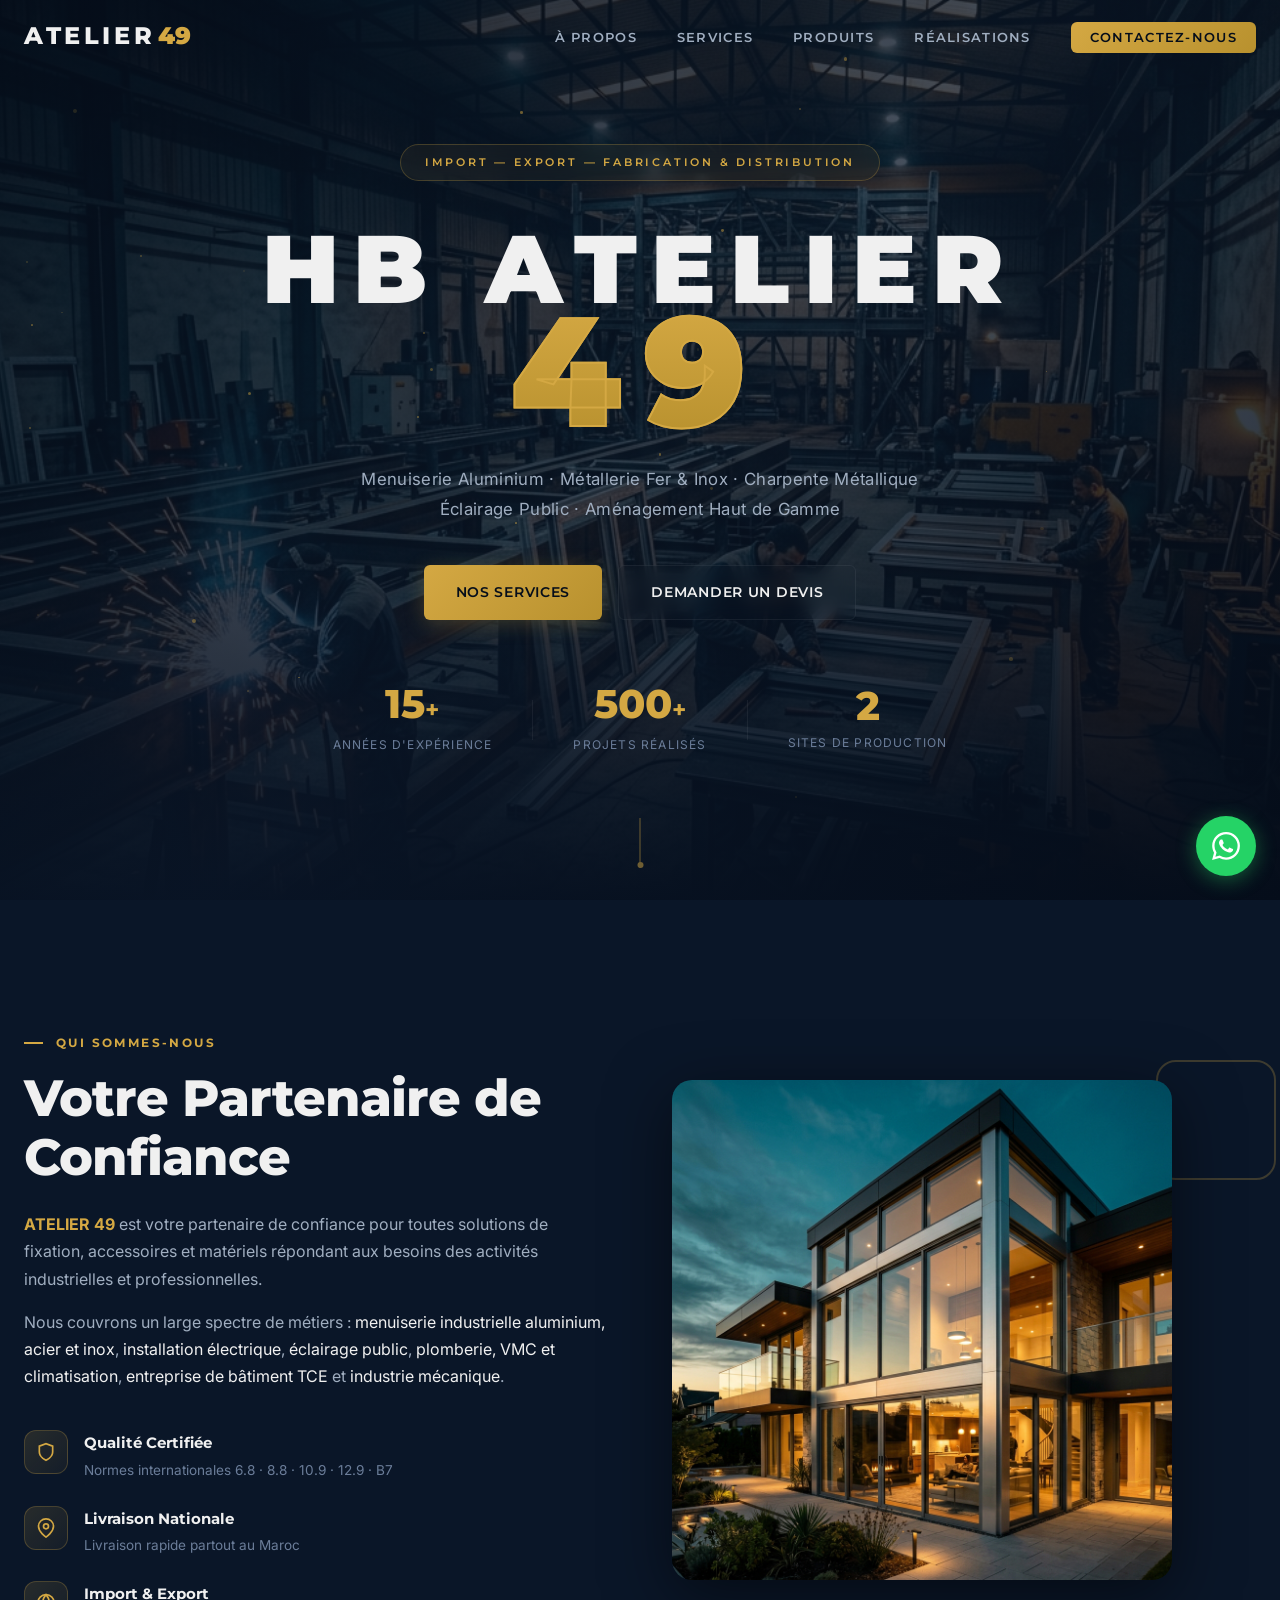
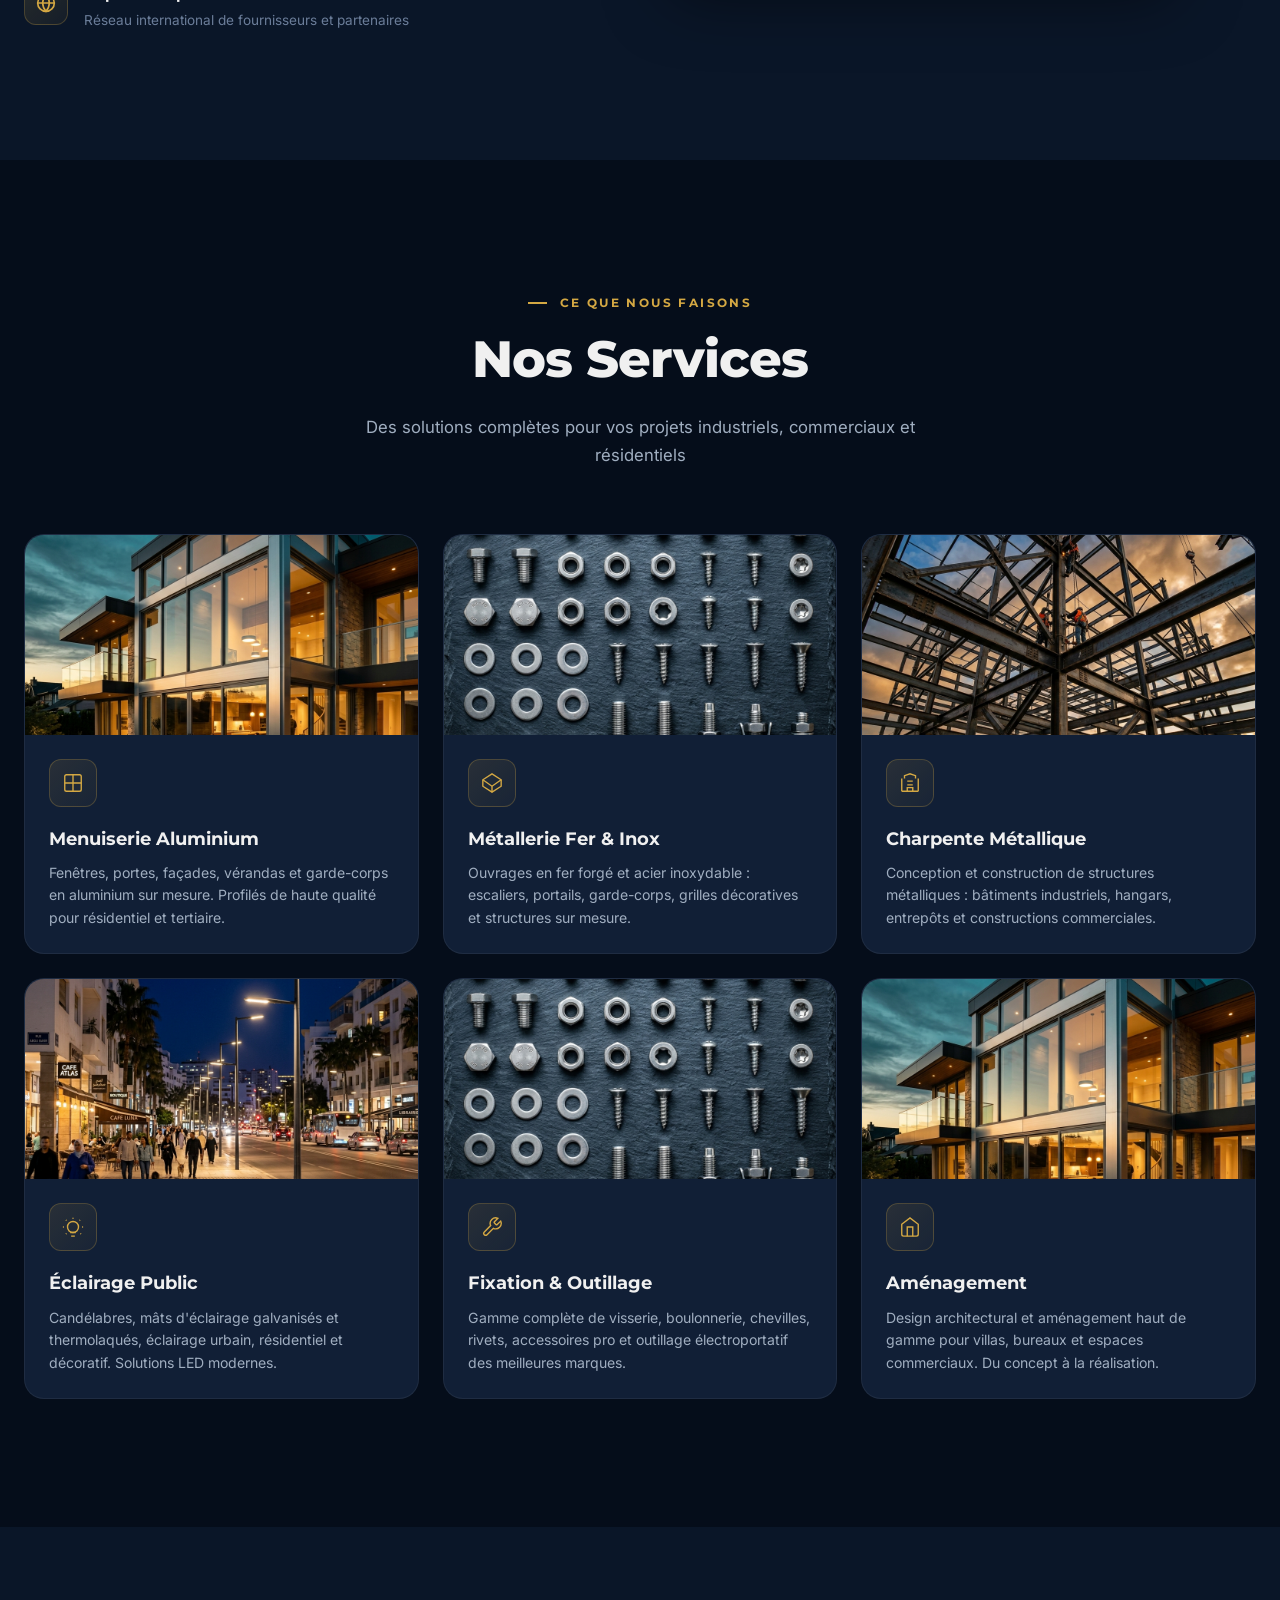
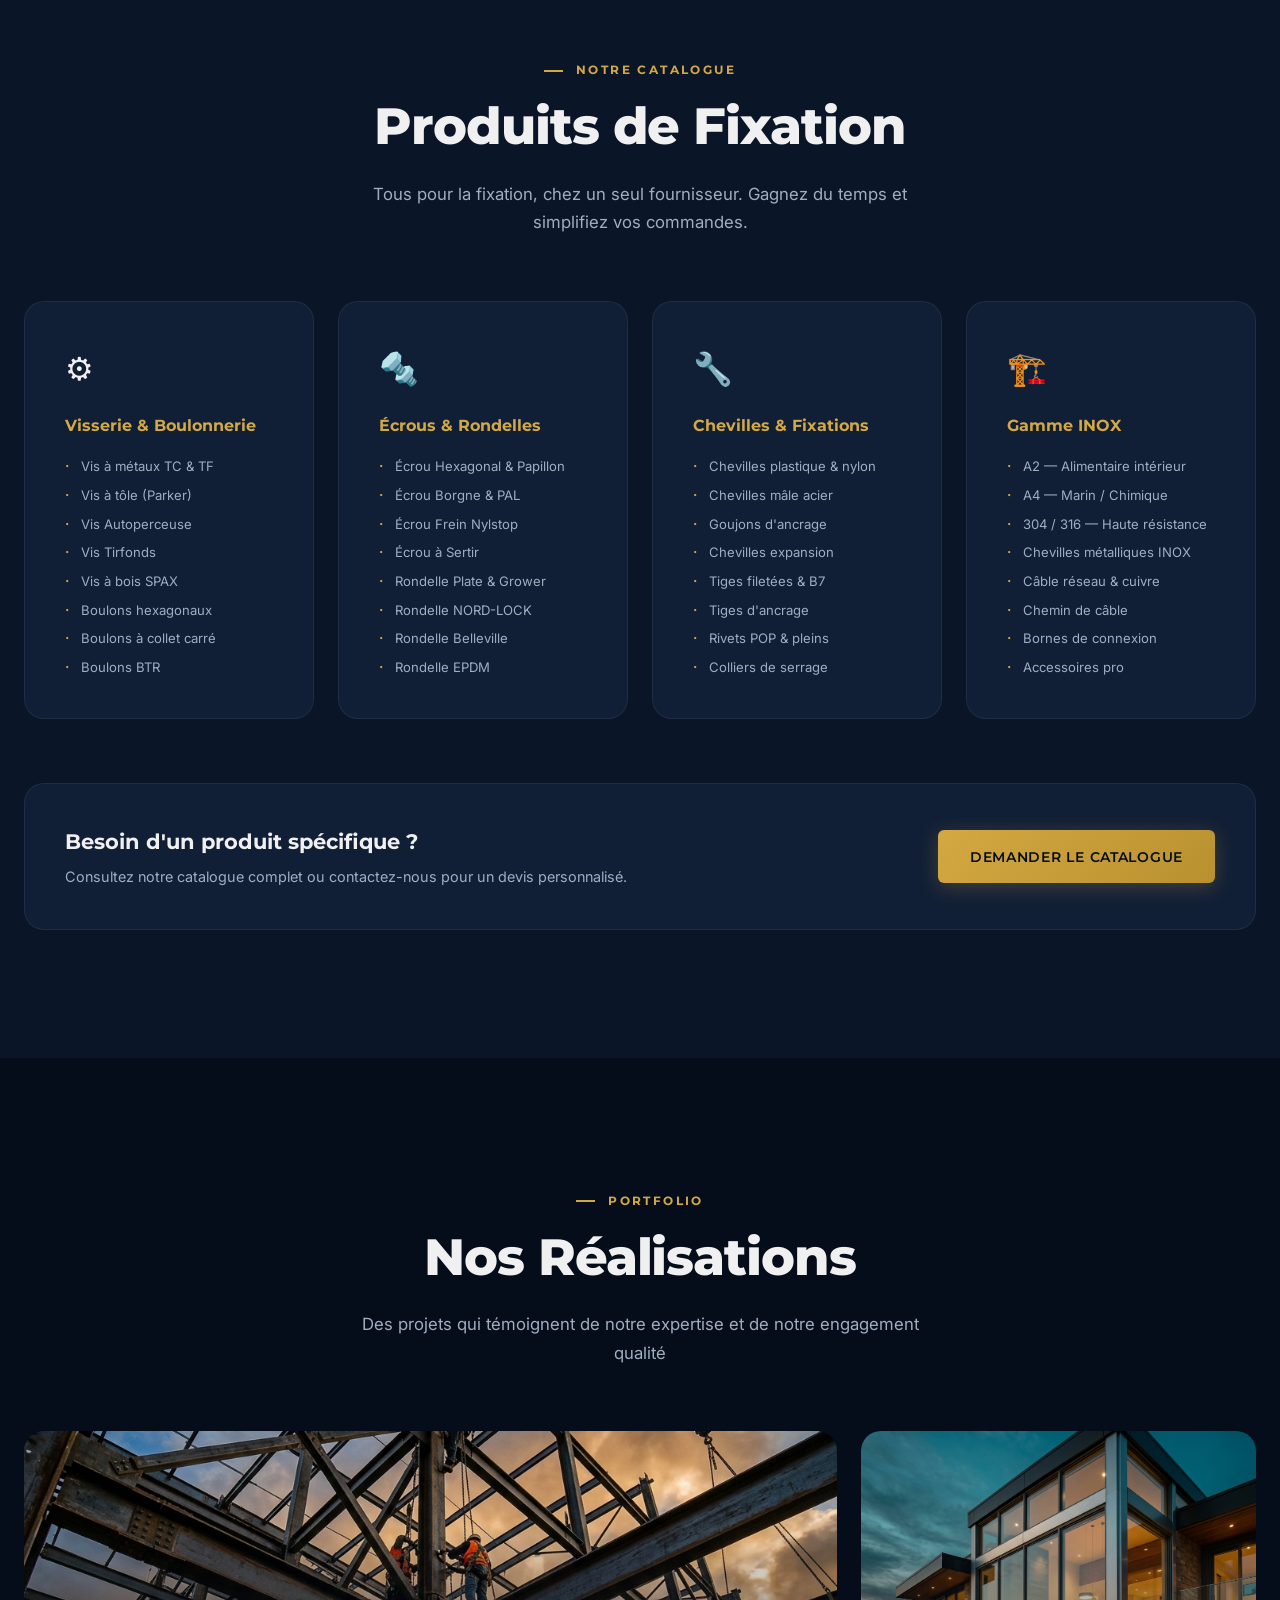
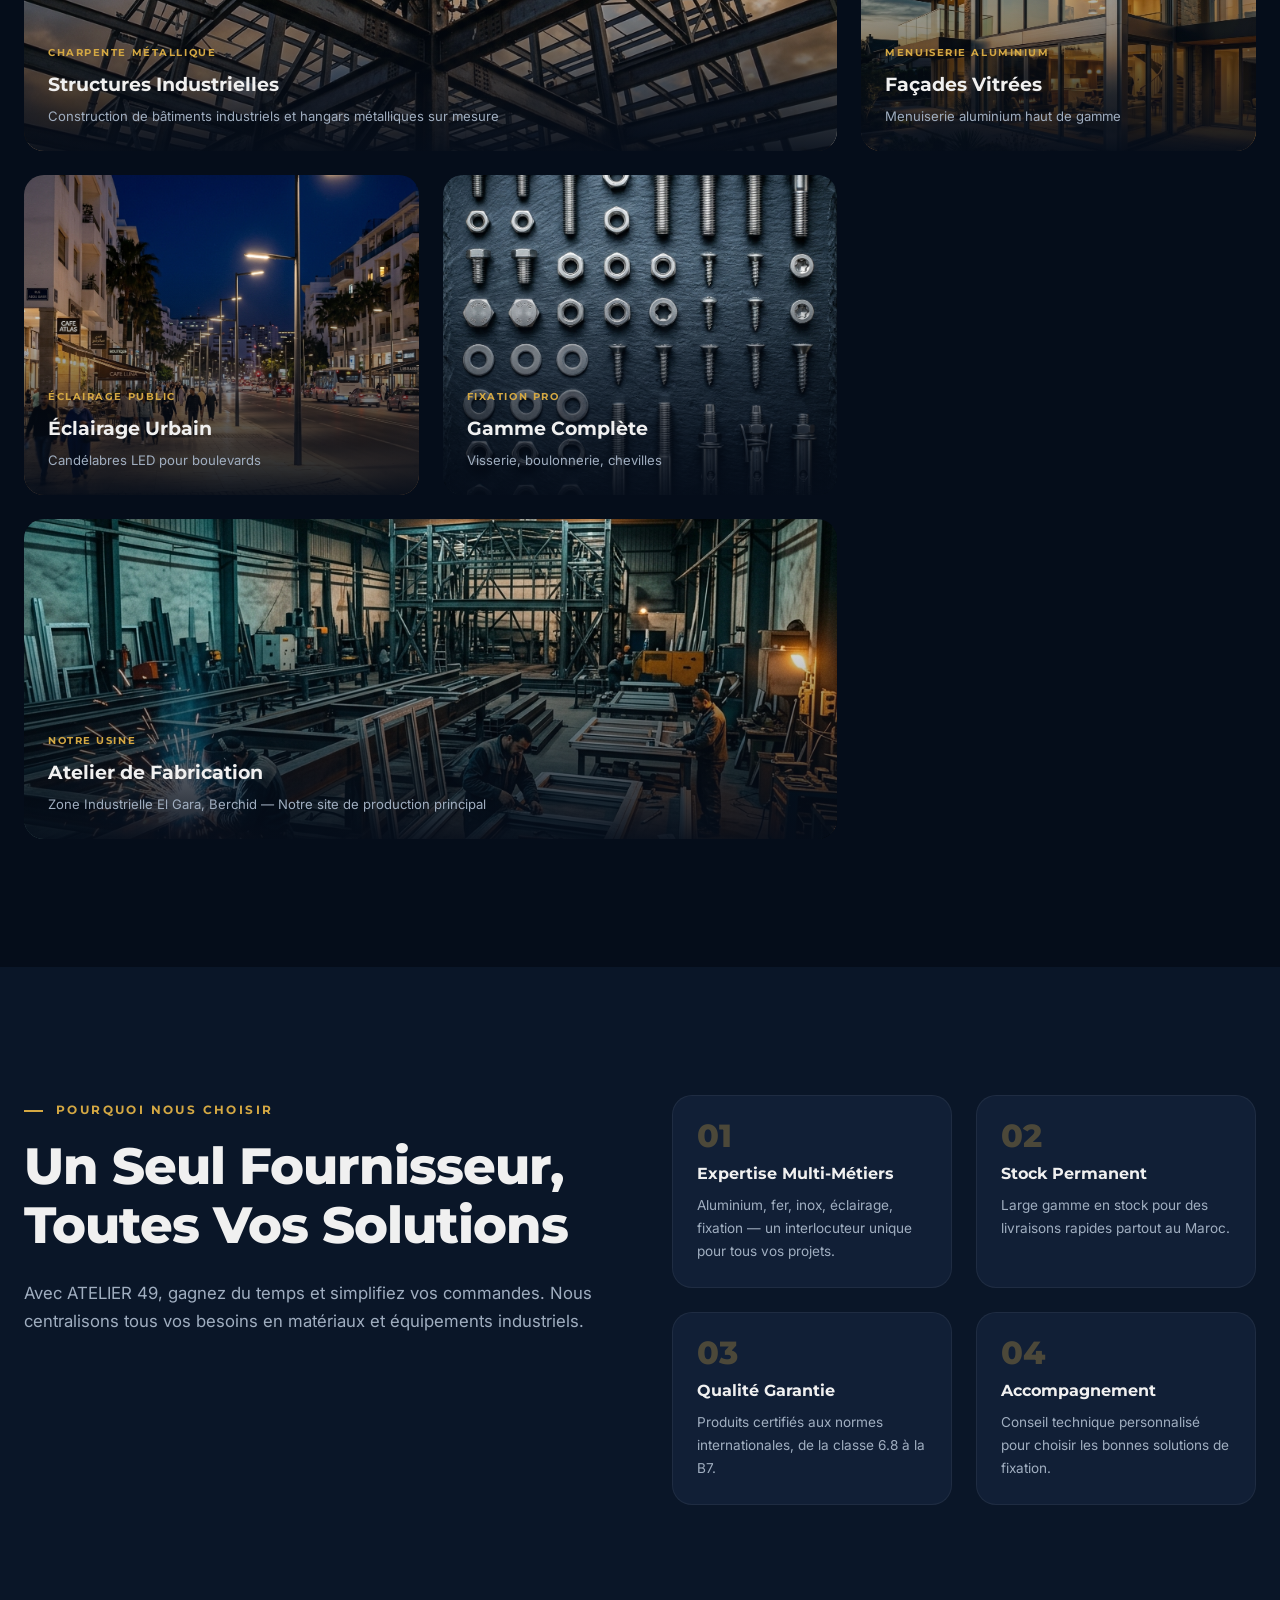
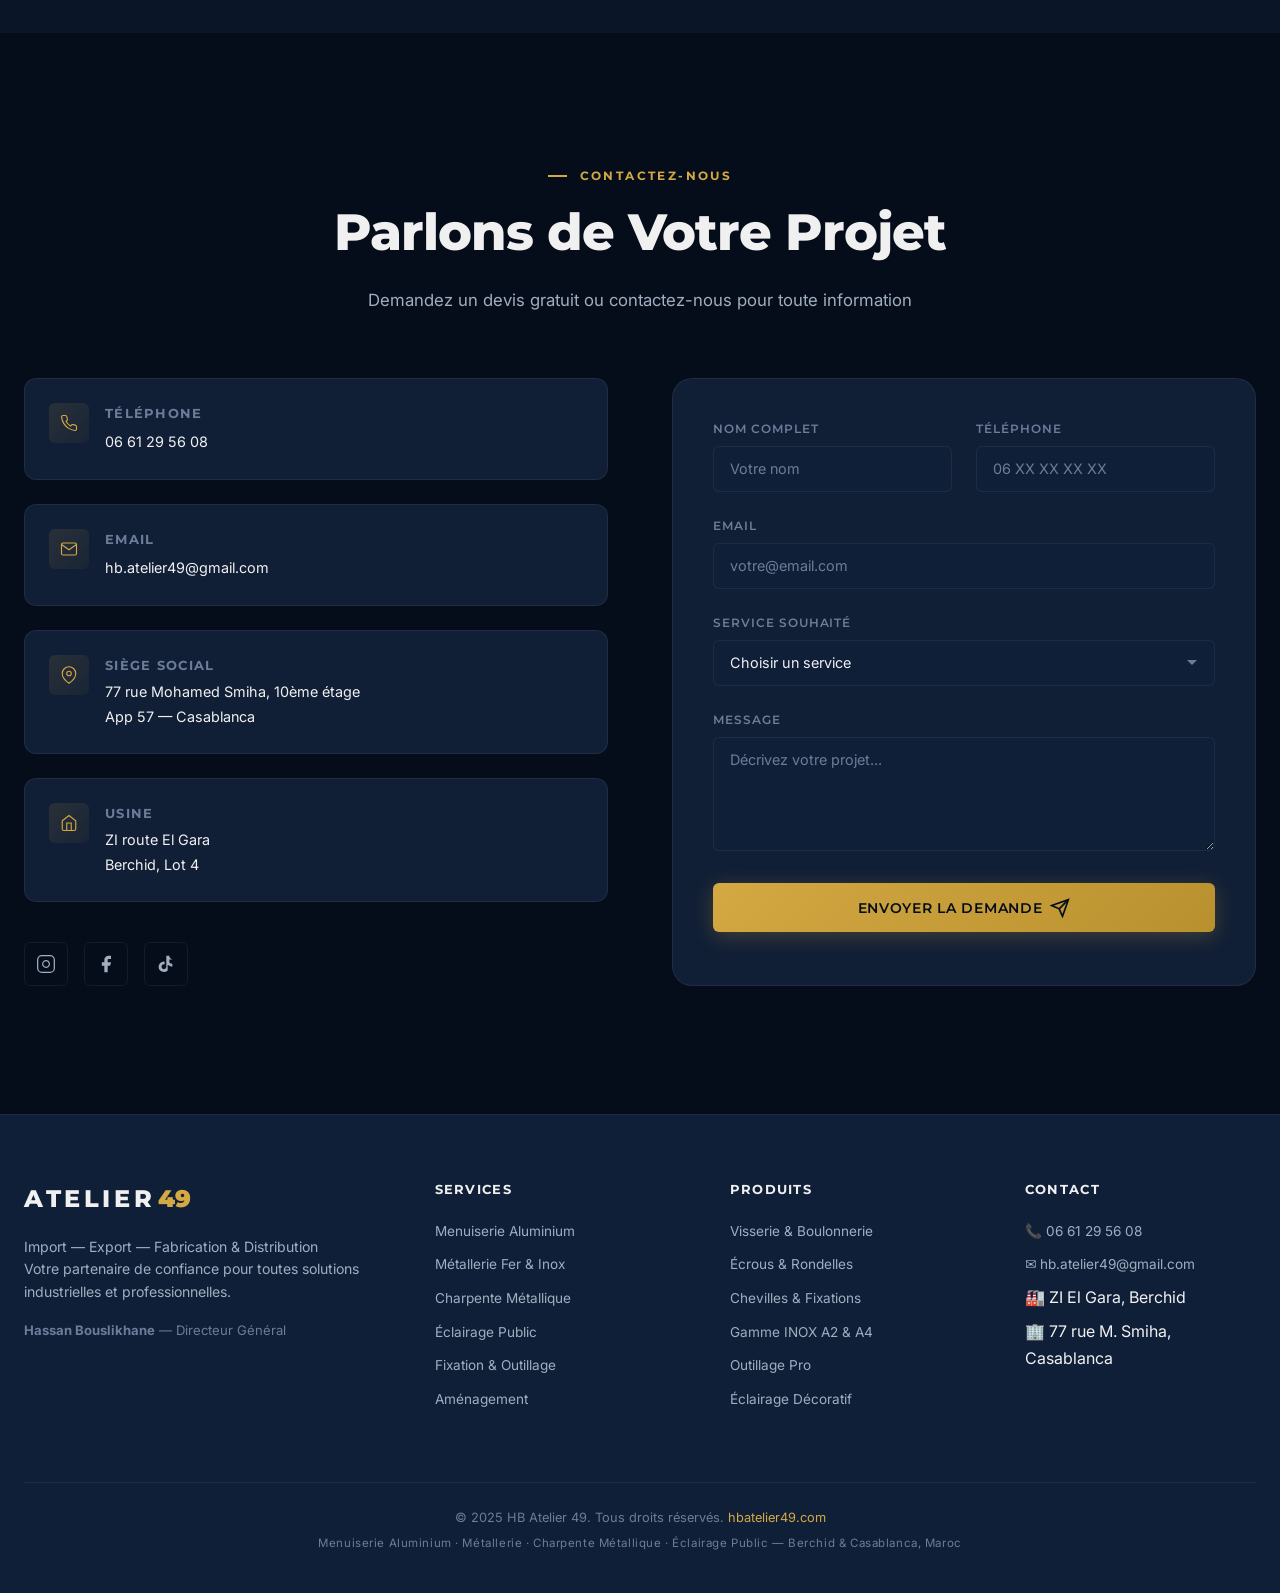
<file: index.html>
<!DOCTYPE html>
<html lang="fr" dir="ltr">
<head>
    <meta charset="UTF-8">
    <meta name="viewport" content="width=device-width, initial-scale=1.0">
    
    <!-- Primary Meta Tags -->
    <title>HB Atelier 49 | Menuiserie Aluminium & Métallerie — Berchid & Casablanca, Maroc</title>
    <meta name="description" content="HB Atelier 49 : expert en menuiserie aluminium, métallerie fer & inox, charpente métallique, éclairage public, accessoires de fixation et aménagement haut de gamme. Import-Export. Berchid & Casablanca, Maroc.">
    <meta name="keywords" content="menuiserie aluminium Maroc, métallerie Casablanca, charpente métallique Berchid, éclairage public Maroc, accessoires fixation, fer forgé, inox, aménagement intérieur, import export métallurgie">
    <meta name="author" content="HB Atelier 49">
    <meta name="robots" content="index, follow">
    <link rel="canonical" href="https://hbatelier49.com/">
    
    <!-- Open Graph / Facebook -->
    <meta property="og:type" content="website">
    <meta property="og:url" content="https://benjelloun.dev/hbatelier49/">
    <meta property="og:title" content="HB Atelier 49 | Menuiserie Aluminium & Métallerie au Maroc">
    <meta property="og:description" content="Expert en menuiserie aluminium, métallerie fer & inox, charpente métallique et éclairage public. Berchid & Casablanca, Maroc.">
    <meta property="og:image" content="https://benjelloun.dev/hbatelier49/assets/images/social-preview.jpg">
    <meta property="og:image:width" content="1200">
    <meta property="og:image:height" content="630">
    <meta property="og:image:type" content="image/jpeg">
    <meta property="og:image:alt" content="Atelier de fabrication métallique et menuiserie aluminium HB Atelier 49">
    <meta property="og:site_name" content="HB Atelier 49">
    <meta property="og:locale" content="fr_MA">

    <!-- Twitter / X -->
    <meta name="twitter:card" content="summary_large_image">
    <meta name="twitter:title" content="HB Atelier 49 | Menuiserie Aluminium & Métallerie au Maroc">
    <meta name="twitter:description" content="Expert en menuiserie aluminium, métallerie fer & inox, charpente métallique et éclairage public.">
    <meta name="twitter:image" content="https://benjelloun.dev/hbatelier49/assets/images/social-preview.jpg">
    
    <!-- Theme Color -->
    <meta name="theme-color" content="#0a1628">
    
    <!-- Favicon -->
    <link rel="icon" type="image/svg+xml" href="assets/favicon.svg">
    
    <!-- Google Fonts -->
    <link rel="preconnect" href="https://fonts.googleapis.com">
    <link rel="preconnect" href="https://fonts.gstatic.com" crossorigin>
    <link href="https://fonts.googleapis.com/css2?family=Montserrat:wght@300;400;500;600;700;800;900&family=Inter:wght@300;400;500;600&display=swap" rel="stylesheet">
    
    <!-- Stylesheet -->
    <link rel="stylesheet" href="styles.css">

    <!-- Structured Data - LocalBusiness -->
    <script type="application/ld+json">
    {
        "@context": "https://schema.org",
        "@type": "LocalBusiness",
        "name": "HB Atelier 49",
        "alternateName": "Atelier 49",
        "image": "https://hbatelier49.com/assets/images/hero-metalwork.png",
        "url": "https://hbatelier49.com",
        "telephone": "+212661295608",
        "email": "hb.atelier49@gmail.com",
        "description": "Menuiserie aluminium, métallerie fer & inox, charpente métallique, éclairage public et aménagement haut de gamme à Berchid et Casablanca, Maroc.",
        "address": [{
            "@type": "PostalAddress",
            "streetAddress": "ZI route El Gara, Lot 4",
            "addressLocality": "Berchid",
            "addressRegion": "Casablanca-Settat",
            "addressCountry": "MA"
        }, {
            "@type": "PostalAddress",
            "streetAddress": "77 rue Mohamed Smiha, 10ème étage, App 57",
            "addressLocality": "Casablanca",
            "addressRegion": "Casablanca-Settat",
            "addressCountry": "MA"
        }],
        "areaServed": [
            {"@type": "City", "name": "Berchid"},
            {"@type": "City", "name": "Casablanca"},
            {"@type": "Country", "name": "Morocco"}
        ],
        "hasOfferCatalog": {
            "@type": "OfferCatalog",
            "name": "Services",
            "itemListElement": [
                {"@type": "Service", "name": "Menuiserie Aluminium", "description": "Fabrication et installation de fenêtres, portes, façades et vérandas en aluminium sur mesure."},
                {"@type": "Service", "name": "Métallerie Fer & Inox", "description": "Ouvrages en fer forgé et acier inoxydable : garde-corps, portails, escaliers, décoration."},
                {"@type": "Service", "name": "Charpente Métallique", "description": "Conception et construction de structures métalliques industrielles et commerciales."},
                {"@type": "Service", "name": "Éclairage Public", "description": "Fabrication et installation de mâts, candélabres et solutions d'éclairage urbain."},
                {"@type": "Service", "name": "Accessoires de Fixation", "description": "Import et distribution d'accessoires de fixation métalliques professionnels."},
                {"@type": "Service", "name": "Aménagement Intérieur", "description": "Design architectural et aménagement haut de gamme pour espaces professionnels et résidentiels."}
            ]
        },
        "priceRange": "$$",
        "currenciesAccepted": "MAD",
        "sameAs": [
            "https://www.instagram.com/atelier49",
            "https://www.facebook.com/atelier49",
            "https://www.tiktok.com/@atelier49"
        ]
    }
    </script>
</head>
<body>
    <!-- Preloader -->
    <div id="preloader" class="preloader">
        <div class="preloader-inner">
            <div class="preloader-logo">ATELIER <span>49</span></div>
            <div class="preloader-bar"><div class="preloader-bar-fill"></div></div>
        </div>
    </div>

    <!-- Navigation -->
    <header id="header" class="header">
        <nav class="nav" aria-label="Navigation principale">
            <a href="#hero" class="nav-logo" aria-label="HB Atelier 49 - Accueil">
                <span class="logo-text">ATELIER</span><span class="logo-accent">49</span>
            </a>
            <ul class="nav-links" id="navLinks">
                <li><a href="#about" class="nav-link">À Propos</a></li>
                <li><a href="#services" class="nav-link">Services</a></li>
                <li><a href="#products" class="nav-link">Produits</a></li>
                <li><a href="#projects" class="nav-link">Réalisations</a></li>
                <li><a href="#contact" class="nav-link nav-link--cta">Contactez-Nous</a></li>
            </ul>
            <button class="nav-toggle" id="navToggle" aria-label="Ouvrir le menu" aria-expanded="false">
                <span></span><span></span><span></span>
            </button>
        </nav>
    </header>

    <!-- Hero Section -->
    <section id="hero" class="hero">
        <div class="hero-bg">
            <img src="assets/images/hero-metalwork.png" alt="Atelier de fabrication métallique HB Atelier 49 à Berchid, Maroc" loading="eager" fetchpriority="high" width="1024" height="1024">
            <div class="hero-overlay"></div>
        </div>
        <div class="hero-particles" id="particles"></div>
        <div class="hero-content">
            <div class="hero-badge reveal-up">Import — Export — Fabrication & Distribution</div>
            <h1 class="hero-title">
                <span class="hero-title-line reveal-up" style="--delay: 0.1s">HB ATELIER</span>
                <span class="hero-title-line hero-title-accent reveal-up" style="--delay: 0.2s">49</span>
            </h1>
            <p class="hero-subtitle reveal-up" style="--delay: 0.3s">
                Menuiserie Aluminium · Métallerie Fer & Inox · Charpente Métallique<br>
                Éclairage Public · Aménagement Haut de Gamme
            </p>
            <div class="hero-cta reveal-up" style="--delay: 0.4s">
                <a href="#services" class="btn btn-primary" id="cta-services">Nos Services</a>
                <a href="#contact" class="btn btn-outline" id="cta-devis">Demander un Devis</a>
            </div>
            <div class="hero-stats reveal-up" style="--delay: 0.5s">
                <div class="stat">
                    <span class="stat-number" data-count="15">0</span><span class="stat-suffix">+</span>
                    <span class="stat-label">Années d'Expérience</span>
                </div>
                <div class="stat-divider"></div>
                <div class="stat">
                    <span class="stat-number" data-count="500">0</span><span class="stat-suffix">+</span>
                    <span class="stat-label">Projets Réalisés</span>
                </div>
                <div class="stat-divider"></div>
                <div class="stat">
                    <span class="stat-number" data-count="2">0</span>
                    <span class="stat-label">Sites de Production</span>
                </div>
            </div>
        </div>
        <a href="#about" class="hero-scroll" aria-label="Défiler vers le bas">
            <div class="hero-scroll-line"></div>
        </a>
    </section>

    <!-- About Section -->
    <section id="about" class="section about">
        <div class="container">
            <div class="about-grid">
                <div class="about-content reveal-left">
                    <span class="section-label">Qui Sommes-Nous</span>
                    <h2 class="section-title">Votre Partenaire de Confiance</h2>
                    <p class="about-text">
                        <strong>ATELIER 49</strong> est votre partenaire de confiance pour toutes solutions de fixation, 
                        accessoires et matériels répondant aux besoins des activités industrielles et professionnelles.
                    </p>
                    <p class="about-text">
                        Nous couvrons un large spectre de métiers : <em>menuiserie industrielle aluminium, acier et inox</em>, 
                        <em>installation électrique</em>, <em>éclairage public</em>, <em>plomberie, VMC et climatisation</em>, 
                        <em>entreprise de bâtiment TCE</em> et <em>industrie mécanique</em>.
                    </p>
                    <div class="about-features">
                        <div class="about-feature">
                            <div class="about-feature-icon">
                                <svg viewBox="0 0 24 24" fill="none" stroke="currentColor" stroke-width="2"><path d="M12 22s8-4 8-10V5l-8-3-8 3v7c0 6 8 10 8 10z"></path></svg>
                            </div>
                            <div>
                                <h3>Qualité Certifiée</h3>
                                <p>Normes internationales 6.8 · 8.8 · 10.9 · 12.9 · B7</p>
                            </div>
                        </div>
                        <div class="about-feature">
                            <div class="about-feature-icon">
                                <svg viewBox="0 0 24 24" fill="none" stroke="currentColor" stroke-width="2"><path d="M21 10c0 7-9 13-9 13s-9-6-9-13a9 9 0 0118 0z"></path><circle cx="12" cy="10" r="3"></circle></svg>
                            </div>
                            <div>
                                <h3>Livraison Nationale</h3>
                                <p>Livraison rapide partout au Maroc</p>
                            </div>
                        </div>
                        <div class="about-feature">
                            <div class="about-feature-icon">
                                <svg viewBox="0 0 24 24" fill="none" stroke="currentColor" stroke-width="2"><circle cx="12" cy="12" r="10"></circle><path d="M2 12h20M12 2a15.3 15.3 0 014 10 15.3 15.3 0 01-4 10 15.3 15.3 0 01-4-10 15.3 15.3 0 014-10z"></path></svg>
                            </div>
                            <div>
                                <h3>Import & Export</h3>
                                <p>Réseau international de fournisseurs et partenaires</p>
                            </div>
                        </div>
                    </div>
                </div>
                <div class="about-visual reveal-right">
                    <div class="about-image-stack">
                        <img src="assets/images/amenagement-luxury.png" alt="Menuiserie aluminium moderne - façade vitrée haut de gamme" loading="lazy" width="500" height="500">
                        <div class="about-image-accent"></div>
                    </div>
                </div>
            </div>
        </div>
    </section>

    <!-- Services Section -->
    <section id="services" class="section services">
        <div class="container">
            <div class="section-header reveal-up">
                <span class="section-label">Ce Que Nous Faisons</span>
                <h2 class="section-title">Nos Services</h2>
                <p class="section-desc">Des solutions complètes pour vos projets industriels, commerciaux et résidentiels</p>
            </div>
            <div class="services-grid">
                <article class="service-card reveal-up" style="--delay: 0s">
                    <div class="service-card-image">
                        <img src="assets/images/amenagement-luxury.png" alt="Menuiserie aluminium sur mesure - fenêtres et portes" loading="lazy" width="400" height="300">
                    </div>
                    <div class="service-card-content">
                        <div class="service-card-icon">
                            <svg viewBox="0 0 24 24" fill="none" stroke="currentColor" stroke-width="1.5"><rect x="3" y="3" width="18" height="18" rx="2"></rect><line x1="3" y1="12" x2="21" y2="12"></line><line x1="12" y1="3" x2="12" y2="21"></line></svg>
                        </div>
                        <h3>Menuiserie Aluminium</h3>
                        <p>Fenêtres, portes, façades, vérandas et garde-corps en aluminium sur mesure. Profilés de haute qualité pour résidentiel et tertiaire.</p>
                    </div>
                </article>
                <article class="service-card reveal-up" style="--delay: 0.1s">
                    <div class="service-card-image">
                        <img src="assets/images/fixation-hardware.png" alt="Métallerie fer forgé et inox - ouvrages sur mesure" loading="lazy" width="400" height="300">
                    </div>
                    <div class="service-card-content">
                        <div class="service-card-icon">
                            <svg viewBox="0 0 24 24" fill="none" stroke="currentColor" stroke-width="1.5"><polygon points="12 2 22 8.5 22 15.5 12 22 2 15.5 2 8.5 12 2"></polygon><line x1="12" y1="22" x2="12" y2="15.5"></line><polyline points="22 8.5 12 15.5 2 8.5"></polyline></svg>
                        </div>
                        <h3>Métallerie Fer & Inox</h3>
                        <p>Ouvrages en fer forgé et acier inoxydable : escaliers, portails, garde-corps, grilles décoratives et structures sur mesure.</p>
                    </div>
                </article>
                <article class="service-card reveal-up" style="--delay: 0.2s">
                    <div class="service-card-image">
                        <img src="assets/images/charpente-steel.png" alt="Charpente métallique industrielle et commerciale" loading="lazy" width="400" height="300">
                    </div>
                    <div class="service-card-content">
                        <div class="service-card-icon">
                            <svg viewBox="0 0 24 24" fill="none" stroke="currentColor" stroke-width="1.5"><path d="M3 21h18M3 7v14M21 7v14M6 7V4l6-2 6 2v3M9 21v-4h6v4M9 10h6M9 14h6"></path></svg>
                        </div>
                        <h3>Charpente Métallique</h3>
                        <p>Conception et construction de structures métalliques : bâtiments industriels, hangars, entrepôts et constructions commerciales.</p>
                    </div>
                </article>
                <article class="service-card reveal-up" style="--delay: 0.3s">
                    <div class="service-card-image">
                        <img src="assets/images/eclairage-public.png" alt="Éclairage public LED et candélabres urbains" loading="lazy" width="400" height="300">
                    </div>
                    <div class="service-card-content">
                        <div class="service-card-icon">
                            <svg viewBox="0 0 24 24" fill="none" stroke="currentColor" stroke-width="1.5"><path d="M9 18h6M10 22h4M12 2v1M4.22 4.22l.71.71M1 12h1M4.22 19.78l.71-.71M20.78 19.78l-.71-.71M23 12h-1M19.78 4.22l-.71.71"></path><path d="M18 12a6 6 0 11-12 0 6 6 0 0112 0z"></path></svg>
                        </div>
                        <h3>Éclairage Public</h3>
                        <p>Candélabres, mâts d'éclairage galvanisés et thermolaqués, éclairage urbain, résidentiel et décoratif. Solutions LED modernes.</p>
                    </div>
                </article>
                <article class="service-card reveal-up" style="--delay: 0.4s">
                    <div class="service-card-image">
                        <img src="assets/images/fixation-hardware.png" alt="Accessoires de fixation professionnels - visserie boulonnerie" loading="lazy" width="400" height="300">
                    </div>
                    <div class="service-card-content">
                        <div class="service-card-icon">
                            <svg viewBox="0 0 24 24" fill="none" stroke="currentColor" stroke-width="1.5"><path d="M14.7 6.3a1 1 0 000 1.4l1.6 1.6a1 1 0 001.4 0l3.77-3.77a6 6 0 01-7.94 7.94l-6.91 6.91a2.12 2.12 0 01-3-3l6.91-6.91a6 6 0 017.94-7.94l-3.76 3.76z"></path></svg>
                        </div>
                        <h3>Fixation & Outillage</h3>
                        <p>Gamme complète de visserie, boulonnerie, chevilles, rivets, accessoires pro et outillage électroportatif des meilleures marques.</p>
                    </div>
                </article>
                <article class="service-card reveal-up" style="--delay: 0.5s">
                    <div class="service-card-image">
                        <img src="assets/images/amenagement-luxury.png" alt="Aménagement intérieur haut de gamme et design architectural" loading="lazy" width="400" height="300">
                    </div>
                    <div class="service-card-content">
                        <div class="service-card-icon">
                            <svg viewBox="0 0 24 24" fill="none" stroke="currentColor" stroke-width="1.5"><path d="M3 9l9-7 9 7v11a2 2 0 01-2 2H5a2 2 0 01-2-2z"></path><polyline points="9 22 9 12 15 12 15 22"></polyline></svg>
                        </div>
                        <h3>Aménagement</h3>
                        <p>Design architectural et aménagement haut de gamme pour villas, bureaux et espaces commerciaux. Du concept à la réalisation.</p>
                    </div>
                </article>
            </div>
        </div>
    </section>

    <!-- Products Marquee -->
    <section id="products" class="section products">
        <div class="container">
            <div class="section-header reveal-up">
                <span class="section-label">Notre Catalogue</span>
                <h2 class="section-title">Produits de Fixation</h2>
                <p class="section-desc">Tous pour la fixation, chez un seul fournisseur. Gagnez du temps et simplifiez vos commandes.</p>
            </div>
        </div>
        <div class="products-showcase">
            <div class="products-categories reveal-up">
                <div class="product-category">
                    <div class="product-category-icon">⚙️</div>
                    <h3>Visserie & Boulonnerie</h3>
                    <ul>
                        <li>Vis à métaux TC & TF</li>
                        <li>Vis à tôle (Parker)</li>
                        <li>Vis Autoperceuse</li>
                        <li>Vis Tirfonds</li>
                        <li>Vis à bois SPAX</li>
                        <li>Boulons hexagonaux</li>
                        <li>Boulons à collet carré</li>
                        <li>Boulons BTR</li>
                    </ul>
                </div>
                <div class="product-category">
                    <div class="product-category-icon">🔩</div>
                    <h3>Écrous & Rondelles</h3>
                    <ul>
                        <li>Écrou Hexagonal & Papillon</li>
                        <li>Écrou Borgne & PAL</li>
                        <li>Écrou Frein Nylstop</li>
                        <li>Écrou à Sertir</li>
                        <li>Rondelle Plate & Grower</li>
                        <li>Rondelle NORD-LOCK</li>
                        <li>Rondelle Belleville</li>
                        <li>Rondelle EPDM</li>
                    </ul>
                </div>
                <div class="product-category">
                    <div class="product-category-icon">🔧</div>
                    <h3>Chevilles & Fixations</h3>
                    <ul>
                        <li>Chevilles plastique & nylon</li>
                        <li>Chevilles mâle acier</li>
                        <li>Goujons d'ancrage</li>
                        <li>Chevilles expansion</li>
                        <li>Tiges filetées & B7</li>
                        <li>Tiges d'ancrage</li>
                        <li>Rivets POP & pleins</li>
                        <li>Colliers de serrage</li>
                    </ul>
                </div>
                <div class="product-category">
                    <div class="product-category-icon">🏗️</div>
                    <h3>Gamme INOX</h3>
                    <ul>
                        <li>A2 — Alimentaire intérieur</li>
                        <li>A4 — Marin / Chimique</li>
                        <li>304 / 316 — Haute résistance</li>
                        <li>Chevilles métalliques INOX</li>
                        <li>Câble réseau & cuivre</li>
                        <li>Chemin de câble</li>
                        <li>Bornes de connexion</li>
                        <li>Accessoires pro</li>
                    </ul>
                </div>
            </div>
        </div>
        <div class="container">
            <div class="products-cta reveal-up">
                <div class="products-cta-content">
                    <h3>Besoin d'un produit spécifique ?</h3>
                    <p>Consultez notre catalogue complet ou contactez-nous pour un devis personnalisé.</p>
                </div>
                <a href="#contact" class="btn btn-primary" id="cta-catalogue">Demander le Catalogue</a>
            </div>
        </div>
    </section>

    <!-- Projects / Gallery Section -->
    <section id="projects" class="section projects-section">
        <div class="container">
            <div class="section-header reveal-up">
                <span class="section-label">Portfolio</span>
                <h2 class="section-title">Nos Réalisations</h2>
                <p class="section-desc">Des projets qui témoignent de notre expertise et de notre engagement qualité</p>
            </div>
            <div class="projects-grid">
                <div class="project-card project-card--large reveal-up" style="--delay: 0s">
                    <img src="assets/images/charpente-steel.png" alt="Construction de charpente métallique industrielle à Berchid" loading="lazy" width="600" height="400">
                    <div class="project-card-overlay">
                        <span class="project-card-tag">Charpente Métallique</span>
                        <h3>Structures Industrielles</h3>
                        <p>Construction de bâtiments industriels et hangars métalliques sur mesure</p>
                    </div>
                </div>
                <div class="project-card reveal-up" style="--delay: 0.1s">
                    <img src="assets/images/amenagement-luxury.png" alt="Façade aluminium vitré pour villa moderne" loading="lazy" width="400" height="400">
                    <div class="project-card-overlay">
                        <span class="project-card-tag">Menuiserie Aluminium</span>
                        <h3>Façades Vitrées</h3>
                        <p>Menuiserie aluminium haut de gamme</p>
                    </div>
                </div>
                <div class="project-card reveal-up" style="--delay: 0.2s">
                    <img src="assets/images/eclairage-public.png" alt="Installation éclairage public LED urbain au Maroc" loading="lazy" width="400" height="400">
                    <div class="project-card-overlay">
                        <span class="project-card-tag">Éclairage Public</span>
                        <h3>Éclairage Urbain</h3>
                        <p>Candélabres LED pour boulevards</p>
                    </div>
                </div>
                <div class="project-card reveal-up" style="--delay: 0.3s">
                    <img src="assets/images/fixation-hardware.png" alt="Gamme complète de fixation métallique professionnelle" loading="lazy" width="400" height="400">
                    <div class="project-card-overlay">
                        <span class="project-card-tag">Fixation Pro</span>
                        <h3>Gamme Complète</h3>
                        <p>Visserie, boulonnerie, chevilles</p>
                    </div>
                </div>
                <div class="project-card project-card--large reveal-up" style="--delay: 0.4s">
                    <img src="assets/images/hero-metalwork.png" alt="Atelier de fabrication métallique et menuiserie aluminium" loading="lazy" width="600" height="400">
                    <div class="project-card-overlay">
                        <span class="project-card-tag">Notre Usine</span>
                        <h3>Atelier de Fabrication</h3>
                        <p>Zone Industrielle El Gara, Berchid — Notre site de production principal</p>
                    </div>
                </div>
            </div>
        </div>
    </section>

    <!-- Trust / Why Us Section -->
    <section class="section why-us">
        <div class="container">
            <div class="why-us-grid">
                <div class="why-us-content reveal-left">
                    <span class="section-label">Pourquoi Nous Choisir</span>
                    <h2 class="section-title">Un Seul Fournisseur,<br>Toutes Vos Solutions</h2>
                    <p class="section-desc">Avec ATELIER 49, gagnez du temps et simplifiez vos commandes. Nous centralisons tous vos besoins en matériaux et équipements industriels.</p>
                </div>
                <div class="why-us-cards reveal-right">
                    <div class="why-card">
                        <span class="why-card-number">01</span>
                        <h3>Expertise Multi-Métiers</h3>
                        <p>Aluminium, fer, inox, éclairage, fixation — un interlocuteur unique pour tous vos projets.</p>
                    </div>
                    <div class="why-card">
                        <span class="why-card-number">02</span>
                        <h3>Stock Permanent</h3>
                        <p>Large gamme en stock pour des livraisons rapides partout au Maroc.</p>
                    </div>
                    <div class="why-card">
                        <span class="why-card-number">03</span>
                        <h3>Qualité Garantie</h3>
                        <p>Produits certifiés aux normes internationales, de la classe 6.8 à la B7.</p>
                    </div>
                    <div class="why-card">
                        <span class="why-card-number">04</span>
                        <h3>Accompagnement</h3>
                        <p>Conseil technique personnalisé pour choisir les bonnes solutions de fixation.</p>
                    </div>
                </div>
            </div>
        </div>
    </section>

    <!-- Contact Section -->
    <section id="contact" class="section contact">
        <div class="container">
            <div class="section-header reveal-up">
                <span class="section-label">Contactez-Nous</span>
                <h2 class="section-title">Parlons de Votre Projet</h2>
                <p class="section-desc">Demandez un devis gratuit ou contactez-nous pour toute information</p>
            </div>
            <div class="contact-grid">
                <div class="contact-info reveal-left">
                    <div class="contact-card">
                        <div class="contact-card-icon">
                            <svg viewBox="0 0 24 24" fill="none" stroke="currentColor" stroke-width="1.5"><path d="M22 16.92v3a2 2 0 01-2.18 2 19.79 19.79 0 01-8.63-3.07 19.5 19.5 0 01-6-6 19.79 19.79 0 01-3.07-8.67A2 2 0 014.11 2h3a2 2 0 012 1.72c.127.96.361 1.903.7 2.81a2 2 0 01-.45 2.11L8.09 9.91a16 16 0 006 6l1.27-1.27a2 2 0 012.11-.45c.907.339 1.85.573 2.81.7A2 2 0 0122 16.92z"></path></svg>
                        </div>
                        <div>
                            <h3>Téléphone</h3>
                            <a href="tel:+212661295608">06 61 29 56 08</a>
                        </div>
                    </div>
                    <div class="contact-card">
                        <div class="contact-card-icon">
                            <svg viewBox="0 0 24 24" fill="none" stroke="currentColor" stroke-width="1.5"><path d="M4 4h16c1.1 0 2 .9 2 2v12c0 1.1-.9 2-2 2H4c-1.1 0-2-.9-2-2V6c0-1.1.9-2 2-2z"></path><polyline points="22,6 12,13 2,6"></polyline></svg>
                        </div>
                        <div>
                            <h3>Email</h3>
                            <a href="mailto:hb.atelier49@gmail.com">hb.atelier49@gmail.com</a>
                        </div>
                    </div>
                    <div class="contact-card">
                        <div class="contact-card-icon">
                            <svg viewBox="0 0 24 24" fill="none" stroke="currentColor" stroke-width="1.5"><path d="M21 10c0 7-9 13-9 13s-9-6-9-13a9 9 0 0118 0z"></path><circle cx="12" cy="10" r="3"></circle></svg>
                        </div>
                        <div>
                            <h3>Siège Social</h3>
                            <address>77 rue Mohamed Smiha, 10ème étage<br>App 57 — Casablanca</address>
                        </div>
                    </div>
                    <div class="contact-card">
                        <div class="contact-card-icon">
                            <svg viewBox="0 0 24 24" fill="none" stroke="currentColor" stroke-width="1.5"><path d="M3 9l9-7 9 7v11a2 2 0 01-2 2H5a2 2 0 01-2-2z"></path><polyline points="9 22 9 12 15 12 15 22"></polyline></svg>
                        </div>
                        <div>
                            <h3>Usine</h3>
                            <address>ZI route El Gara<br>Berchid, Lot 4</address>
                        </div>
                    </div>
                    <div class="contact-socials">
                        <a href="https://www.instagram.com/atelier49" target="_blank" rel="noopener noreferrer" aria-label="Instagram" class="social-link">
                            <svg viewBox="0 0 24 24" fill="none" stroke="currentColor" stroke-width="1.5"><rect x="2" y="2" width="20" height="20" rx="5"></rect><path d="M16 11.37A4 4 0 1112.63 8 4 4 0 0116 11.37z"></path><line x1="17.5" y1="6.5" x2="17.51" y2="6.5"></line></svg>
                        </a>
                        <a href="https://www.facebook.com/atelier49" target="_blank" rel="noopener noreferrer" aria-label="Facebook" class="social-link">
                            <svg viewBox="0 0 24 24" fill="currentColor"><path d="M18 2h-3a5 5 0 00-5 5v3H7v4h3v8h4v-8h3l1-4h-4V7a1 1 0 011-1h3z"></path></svg>
                        </a>
                        <a href="https://www.tiktok.com/@atelier49" target="_blank" rel="noopener noreferrer" aria-label="TikTok" class="social-link">
                            <svg viewBox="0 0 24 24" fill="currentColor"><path d="M19.59 6.69a4.83 4.83 0 01-3.77-4.25V2h-3.45v13.67a2.89 2.89 0 01-2.88 2.5 2.89 2.89 0 01-2.89-2.88 2.89 2.89 0 012.89-2.89c.28 0 .55.04.81.11v-3.5a6.37 6.37 0 00-.81-.05A6.34 6.34 0 003.15 15.2a6.34 6.34 0 0010.86 4.46V13a8.27 8.27 0 005.58 2.17V11.7a4.83 4.83 0 01-3.56-1.45V6.69h3.56z"></path></svg>
                        </a>
                    </div>
                </div>
                <form class="contact-form reveal-right" id="contactForm" action="#" method="POST">
                    <div class="form-row">
                        <div class="form-group">
                            <label for="form-name">Nom complet</label>
                            <input type="text" id="form-name" name="name" required autocomplete="name" placeholder="Votre nom">
                        </div>
                        <div class="form-group">
                            <label for="form-phone">Téléphone</label>
                            <input type="tel" id="form-phone" name="phone" required autocomplete="tel" placeholder="06 XX XX XX XX">
                        </div>
                    </div>
                    <div class="form-group">
                        <label for="form-email">Email</label>
                        <input type="email" id="form-email" name="email" required autocomplete="email" placeholder="votre@email.com">
                    </div>
                    <div class="form-group">
                        <label for="form-service">Service souhaité</label>
                        <select id="form-service" name="service" required>
                            <option value="" disabled selected>Choisir un service</option>
                            <option value="menuiserie-alu">Menuiserie Aluminium</option>
                            <option value="metallerie">Métallerie Fer & Inox</option>
                            <option value="charpente">Charpente Métallique</option>
                            <option value="eclairage">Éclairage Public</option>
                            <option value="fixation">Accessoires de Fixation</option>
                            <option value="amenagement">Aménagement</option>
                            <option value="autre">Autre</option>
                        </select>
                    </div>
                    <div class="form-group">
                        <label for="form-message">Message</label>
                        <textarea id="form-message" name="message" rows="5" required placeholder="Décrivez votre projet..."></textarea>
                    </div>
                    <button type="submit" class="btn btn-primary btn-full" id="form-submit">
                        <span>Envoyer la Demande</span>
                        <svg viewBox="0 0 24 24" fill="none" stroke="currentColor" stroke-width="2" width="20" height="20"><line x1="22" y1="2" x2="11" y2="13"></line><polygon points="22 2 15 22 11 13 2 9 22 2"></polygon></svg>
                    </button>
                </form>
            </div>
        </div>
    </section>

    <!-- Footer -->
    <footer class="footer">
        <div class="container">
            <div class="footer-grid">
                <div class="footer-brand">
                    <div class="footer-logo">
                        <span class="logo-text">ATELIER</span><span class="logo-accent">49</span>
                    </div>
                    <p>Import — Export — Fabrication & Distribution<br>Votre partenaire de confiance pour toutes solutions industrielles et professionnelles.</p>
                    <p class="footer-director"><strong>Hassan Bouslikhane</strong> — Directeur Général</p>
                </div>
                <div class="footer-links-col">
                    <h4>Services</h4>
                    <ul>
                        <li><a href="#services">Menuiserie Aluminium</a></li>
                        <li><a href="#services">Métallerie Fer & Inox</a></li>
                        <li><a href="#services">Charpente Métallique</a></li>
                        <li><a href="#services">Éclairage Public</a></li>
                        <li><a href="#services">Fixation & Outillage</a></li>
                        <li><a href="#services">Aménagement</a></li>
                    </ul>
                </div>
                <div class="footer-links-col">
                    <h4>Produits</h4>
                    <ul>
                        <li><a href="#products">Visserie & Boulonnerie</a></li>
                        <li><a href="#products">Écrous & Rondelles</a></li>
                        <li><a href="#products">Chevilles & Fixations</a></li>
                        <li><a href="#products">Gamme INOX A2 & A4</a></li>
                        <li><a href="#products">Outillage Pro</a></li>
                        <li><a href="#products">Éclairage Décoratif</a></li>
                    </ul>
                </div>
                <div class="footer-links-col">
                    <h4>Contact</h4>
                    <ul>
                        <li><a href="tel:+212661295608">📞 06 61 29 56 08</a></li>
                        <li><a href="mailto:hb.atelier49@gmail.com">✉️ hb.atelier49@gmail.com</a></li>
                        <li>🏭 ZI El Gara, Berchid</li>
                        <li>🏢 77 rue M. Smiha, Casablanca</li>
                    </ul>
                </div>
            </div>
            <div class="footer-bottom">
                <p>&copy; 2025 HB Atelier 49. Tous droits réservés. <a href="https://hbatelier49.com">hbatelier49.com</a></p>
                <p class="footer-tagline">Menuiserie Aluminium · Métallerie · Charpente Métallique · Éclairage Public — Berchid & Casablanca, Maroc</p>
            </div>
        </div>
    </footer>

    <!-- WhatsApp Float -->
    <a href="https://wa.me/212661295608?text=Bonjour%20Atelier%2049%2C%20je%20souhaite%20un%20renseignement." class="whatsapp-float" target="_blank" rel="noopener noreferrer" aria-label="Contactez-nous sur WhatsApp" id="whatsapp-btn">
        <svg viewBox="0 0 24 24" fill="currentColor" width="28" height="28"><path d="M17.472 14.382c-.297-.149-1.758-.867-2.03-.967-.273-.099-.471-.148-.67.15-.197.297-.767.966-.94 1.164-.173.199-.347.223-.644.075-.297-.15-1.255-.463-2.39-1.475-.883-.788-1.48-1.761-1.653-2.059-.173-.297-.018-.458.13-.606.134-.133.298-.347.446-.52.149-.174.198-.298.298-.497.099-.198.05-.371-.025-.52-.075-.149-.669-1.612-.916-2.207-.242-.579-.487-.5-.669-.51-.173-.008-.371-.01-.57-.01-.198 0-.52.074-.792.372-.272.297-1.04 1.016-1.04 2.479 0 1.462 1.065 2.875 1.213 3.074.149.198 2.096 3.2 5.077 4.487.709.306 1.262.489 1.694.625.712.227 1.36.195 1.871.118.571-.085 1.758-.719 2.006-1.413.248-.694.248-1.289.173-1.413-.074-.124-.272-.198-.57-.347m-5.421 7.403h-.004a9.87 9.87 0 01-5.031-1.378l-.361-.214-3.741.982.998-3.648-.235-.374a9.86 9.86 0 01-1.51-5.26c.001-5.45 4.436-9.884 9.888-9.884 2.64 0 5.122 1.03 6.988 2.898a9.825 9.825 0 012.893 6.994c-.003 5.45-4.437 9.884-9.885 9.884m8.413-18.297A11.815 11.815 0 0012.05 0C5.495 0 .16 5.335.157 11.892c0 2.096.547 4.142 1.588 5.945L.057 24l6.305-1.654a11.882 11.882 0 005.683 1.448h.005c6.554 0 11.89-5.335 11.893-11.893a11.821 11.821 0 00-3.48-8.413z"/></svg>
    </a>

    <script src="script.js"></script>
</body>
</html>
</file>
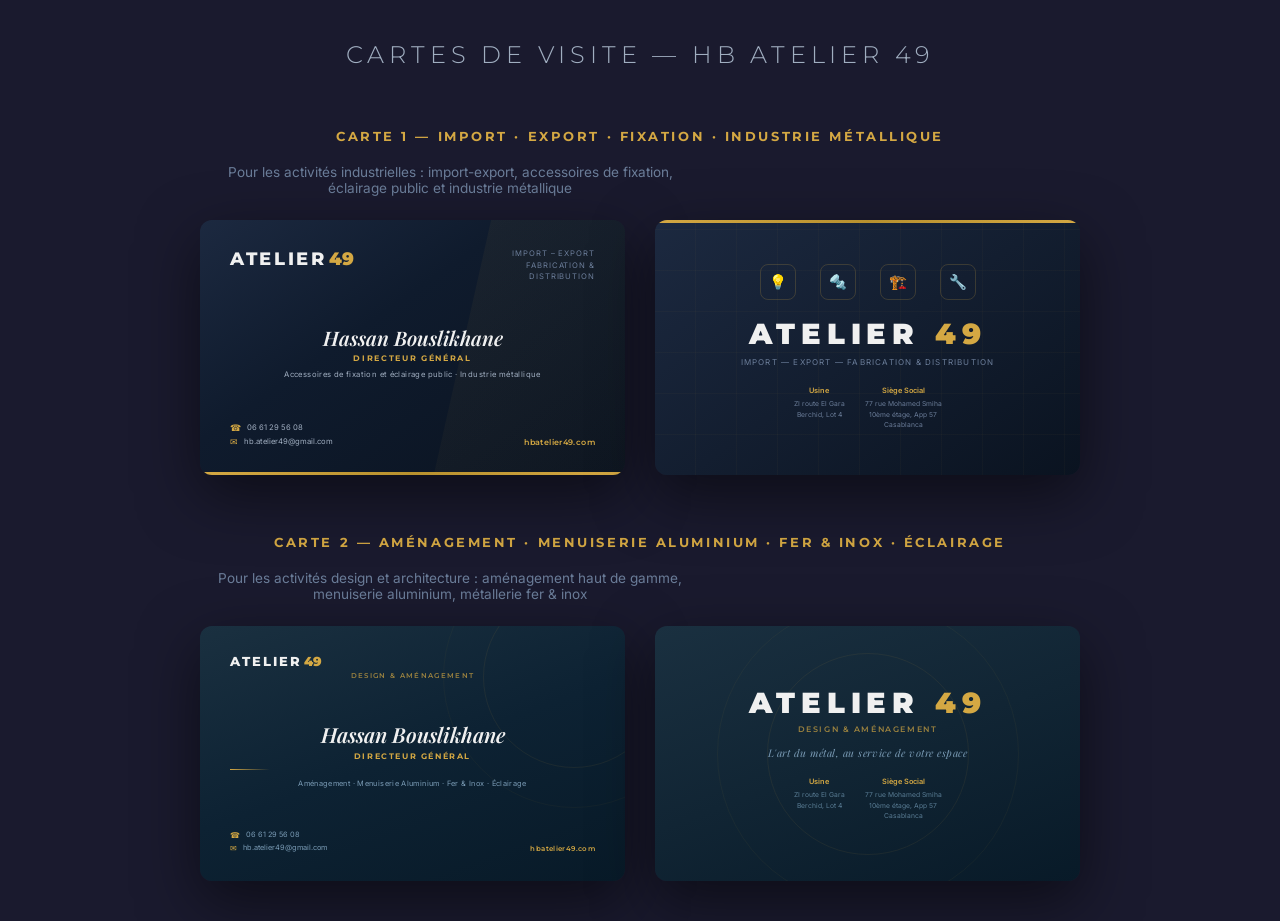
<file: business-cards.html>
<!DOCTYPE html>
<html lang="fr">
<head>
    <meta charset="UTF-8">
    <meta name="viewport" content="width=device-width, initial-scale=1.0">
    <title>Cartes de Visite — HB Atelier 49</title>
    <link rel="preconnect" href="https://fonts.googleapis.com">
    <link rel="preconnect" href="https://fonts.gstatic.com" crossorigin>
    <link href="https://fonts.googleapis.com/css2?family=Montserrat:wght@300;400;500;600;700;800;900&family=Inter:wght@300;400;500;600&family=Playfair+Display:ital,wght@0,400;0,600;0,700;1,400;1,600&display=swap" rel="stylesheet">
    <style>
        * { margin: 0; padding: 0; box-sizing: border-box; }
        
        body {
            font-family: 'Inter', sans-serif;
            background: #1a1a2e;
            color: #f0f0f0;
            padding: 40px;
            display: flex;
            flex-direction: column;
            align-items: center;
            gap: 60px;
        }

        h1 {
            font-family: 'Montserrat', sans-serif;
            font-size: 1.5rem;
            font-weight: 300;
            letter-spacing: 0.2em;
            text-transform: uppercase;
            color: #a0aec0;
            text-align: center;
        }

        .card-section {
            text-align: center;
        }

        .card-section h2 {
            font-family: 'Montserrat', sans-serif;
            font-size: 0.8rem;
            font-weight: 700;
            letter-spacing: 0.2em;
            text-transform: uppercase;
            color: #d4a843;
            margin-bottom: 20px;
        }

        .card-section p.desc {
            font-size: 0.85rem;
            color: #6b7d99;
            margin-bottom: 24px;
            max-width: 500px;
        }

        .card-pair {
            display: flex;
            gap: 30px;
            flex-wrap: wrap;
            justify-content: center;
        }

        /* =====================================
           BUSINESS CARD — Standard 85×55mm
           At 96 DPI: ~322px × 208px
           At 300 DPI for print: scale via CSS
           ===================================== */
        .business-card {
            width: 425px;
            height: 255px;
            border-radius: 12px;
            overflow: hidden;
            position: relative;
            box-shadow: 0 20px 60px rgba(0,0,0,0.5);
            flex-shrink: 0;
        }

        /* ============ CARD 1: INDUSTRIAL / IMPORT-EXPORT ============ */
        .card-industrial .front {
            width: 100%;
            height: 100%;
            background: linear-gradient(145deg, #1c2940 0%, #0f1b2d 40%, #0a1320 100%);
            position: relative;
            padding: 28px 30px;
            display: flex;
            flex-direction: column;
            justify-content: space-between;
        }

        .card-industrial .front::before {
            content: '';
            position: absolute;
            top: 0;
            right: 0;
            width: 45%;
            height: 100%;
            background: linear-gradient(135deg, rgba(212,168,67,0.06) 0%, rgba(212,168,67,0.02) 100%);
            clip-path: polygon(30% 0, 100% 0, 100% 100%, 0% 100%);
        }

        .card-industrial .front::after {
            content: '';
            position: absolute;
            bottom: 0;
            left: 0;
            right: 0;
            height: 3px;
            background: linear-gradient(90deg, #d4a843, #b8912e, #d4a843);
        }

        .card-industrial .card-top {
            display: flex;
            align-items: flex-start;
            justify-content: space-between;
            position: relative;
            z-index: 1;
        }

        .card-industrial .card-logo {
            display: flex;
            align-items: baseline;
            gap: 3px;
        }

        .card-industrial .card-logo-text {
            font-family: 'Montserrat', sans-serif;
            font-size: 1.1rem;
            font-weight: 800;
            letter-spacing: 0.15em;
            color: #f0f0f0;
        }

        .card-industrial .card-logo-accent {
            font-family: 'Montserrat', sans-serif;
            font-size: 1.1rem;
            font-weight: 900;
            color: #d4a843;
        }

        .card-industrial .card-tagline {
            font-size: 0.48rem;
            color: #6b7d99;
            letter-spacing: 0.12em;
            text-transform: uppercase;
            text-align: right;
            max-width: 140px;
            line-height: 1.5;
        }

        .card-industrial .card-middle {
            position: relative;
            z-index: 1;
        }

        .card-industrial .card-name {
            font-family: 'Playfair Display', serif;
            font-size: 1.25rem;
            font-weight: 600;
            font-style: italic;
            color: #f0f0f0;
            margin-bottom: 2px;
        }

        .card-industrial .card-title {
            font-family: 'Montserrat', sans-serif;
            font-size: 0.52rem;
            font-weight: 700;
            letter-spacing: 0.2em;
            text-transform: uppercase;
            color: #d4a843;
        }

        .card-industrial .card-services {
            margin-top: 6px;
            font-size: 0.48rem;
            color: #a0aec0;
            letter-spacing: 0.05em;
            line-height: 1.6;
        }

        .card-industrial .card-bottom {
            display: flex;
            justify-content: space-between;
            align-items: flex-end;
            position: relative;
            z-index: 1;
        }

        .card-industrial .card-contact {
            display: flex;
            flex-direction: column;
            gap: 3px;
        }

        .card-industrial .card-contact-item {
            font-size: 0.48rem;
            color: #a0aec0;
            display: flex;
            align-items: center;
            gap: 6px;
        }

        .card-industrial .card-contact-item .icon {
            color: #d4a843;
            font-size: 0.55rem;
        }

        .card-industrial .card-website {
            font-family: 'Montserrat', sans-serif;
            font-size: 0.48rem;
            font-weight: 600;
            color: #d4a843;
            letter-spacing: 0.05em;
        }

        /* === CARD 1: BACK === */
        .card-industrial-back .back {
            width: 100%;
            height: 100%;
            background: linear-gradient(145deg, #1c2940, #0a1320);
            position: relative;
            display: flex;
            align-items: center;
            justify-content: center;
            overflow: hidden;
        }

        .card-industrial-back .back::before {
            content: '';
            position: absolute;
            inset: 0;
            background: 
                repeating-linear-gradient(
                    0deg,
                    transparent,
                    transparent 40px,
                    rgba(212,168,67,0.03) 40px,
                    rgba(212,168,67,0.03) 41px
                ),
                repeating-linear-gradient(
                    90deg,
                    transparent,
                    transparent 40px,
                    rgba(212,168,67,0.03) 40px,
                    rgba(212,168,67,0.03) 41px
                );
        }

        .card-industrial-back .back::after {
            content: '';
            position: absolute;
            top: 0;
            left: 0;
            right: 0;
            height: 3px;
            background: linear-gradient(90deg, #d4a843, #b8912e, #d4a843);
        }

        .card-industrial-back .back-content {
            text-align: center;
            position: relative;
            z-index: 1;
        }

        .card-industrial-back .back-icons {
            display: flex;
            gap: 24px;
            margin-bottom: 16px;
            justify-content: center;
        }

        .card-industrial-back .back-icon {
            width: 36px;
            height: 36px;
            border: 1px solid rgba(212,168,67,0.2);
            border-radius: 8px;
            display: flex;
            align-items: center;
            justify-content: center;
            font-size: 0.9rem;
        }

        .card-industrial-back .back-logo {
            font-family: 'Montserrat', sans-serif;
            font-size: 1.8rem;
            font-weight: 900;
            letter-spacing: 0.2em;
            color: #f0f0f0;
        }

        .card-industrial-back .back-logo span {
            color: #d4a843;
        }

        .card-industrial-back .back-sub {
            font-size: 0.5rem;
            color: #6b7d99;
            letter-spacing: 0.15em;
            text-transform: uppercase;
            margin-top: 6px;
        }

        .card-industrial-back .back-addresses {
            margin-top: 18px;
            display: flex;
            gap: 20px;
            justify-content: center;
        }

        .card-industrial-back .back-address {
            font-size: 0.42rem;
            color: #6b7d99;
            line-height: 1.6;
            text-align: center;
        }

        .card-industrial-back .back-address strong {
            color: #d4a843;
            font-weight: 600;
            display: block;
            margin-bottom: 2px;
            font-size: 0.46rem;
        }

        /* ============ CARD 2: AMÉNAGEMENT / DESIGN ============ */
        .card-design .front {
            width: 100%;
            height: 100%;
            background: linear-gradient(160deg, #1a3040 0%, #0d2233 50%, #081a28 100%);
            position: relative;
            padding: 28px 30px;
            display: flex;
            flex-direction: column;
            justify-content: space-between;
            overflow: hidden;
        }

        .card-design .front::before {
            content: '';
            position: absolute;
            top: -40px;
            right: -40px;
            width: 180px;
            height: 180px;
            border-radius: 50%;
            border: 1px solid rgba(212,168,67,0.08);
        }

        .card-design .front::after {
            content: '';
            position: absolute;
            top: -80px;
            right: -80px;
            width: 260px;
            height: 260px;
            border-radius: 50%;
            border: 1px solid rgba(212,168,67,0.04);
        }

        .card-design .card-top {
            position: relative;
            z-index: 1;
        }

        .card-design .card-logo {
            display: flex;
            align-items: baseline;
            gap: 3px;
            margin-bottom: 2px;
        }

        .card-design .card-logo-text {
            font-family: 'Montserrat', sans-serif;
            font-size: 0.8rem;
            font-weight: 800;
            letter-spacing: 0.15em;
            color: #f0f0f0;
        }

        .card-design .card-logo-accent {
            font-family: 'Montserrat', sans-serif;
            font-size: 0.8rem;
            font-weight: 900;
            color: #d4a843;
        }

        .card-design .card-division {
            font-family: 'Montserrat', sans-serif;
            font-size: 0.42rem;
            font-weight: 600;
            letter-spacing: 0.2em;
            text-transform: uppercase;
            color: #d4a843;
            opacity: 0.7;
        }

        .card-design .card-middle {
            position: relative;
            z-index: 1;
        }

        .card-design .card-name {
            font-family: 'Playfair Display', serif;
            font-size: 1.3rem;
            font-weight: 600;
            font-style: italic;
            color: #f0f0f0;
            margin-bottom: 3px;
        }

        .card-design .card-title {
            font-family: 'Montserrat', sans-serif;
            font-size: 0.5rem;
            font-weight: 700;
            letter-spacing: 0.2em;
            text-transform: uppercase;
            color: #d4a843;
            margin-bottom: 8px;
        }

        .card-design .card-services {
            font-size: 0.46rem;
            color: #7a9bb5;
            letter-spacing: 0.05em;
            line-height: 1.6;
        }

        .card-design .card-divider {
            width: 40px;
            height: 1px;
            background: linear-gradient(90deg, #d4a843, transparent);
            margin: 8px 0;
        }

        .card-design .card-bottom {
            display: flex;
            justify-content: space-between;
            align-items: flex-end;
            position: relative;
            z-index: 1;
        }

        .card-design .card-contact {
            display: flex;
            flex-direction: column;
            gap: 3px;
        }

        .card-design .card-contact-item {
            font-size: 0.46rem;
            color: #7a9bb5;
            display: flex;
            align-items: center;
            gap: 6px;
        }

        .card-design .card-contact-item .icon {
            color: #d4a843;
            font-size: 0.52rem;
        }

        .card-design .card-website {
            font-family: 'Montserrat', sans-serif;
            font-size: 0.46rem;
            font-weight: 600;
            color: #d4a843;
            letter-spacing: 0.05em;
        }

        /* === CARD 2: BACK === */
        .card-design-back .back {
            width: 100%;
            height: 100%;
            background: linear-gradient(160deg, #1a3040, #081a28);
            position: relative;
            display: flex;
            align-items: center;
            justify-content: center;
            overflow: hidden;
        }

        .card-design-back .back::before {
            content: '';
            position: absolute;
            top: 50%;
            left: 50%;
            transform: translate(-50%, -50%);
            width: 300px;
            height: 300px;
            border-radius: 50%;
            border: 1px solid rgba(212,168,67,0.05);
        }

        .card-design-back .back::after {
            content: '';
            position: absolute;
            top: 50%;
            left: 50%;
            transform: translate(-50%, -50%);
            width: 200px;
            height: 200px;
            border-radius: 50%;
            border: 1px solid rgba(212,168,67,0.08);
        }

        .card-design-back .back-content {
            text-align: center;
            position: relative;
            z-index: 1;
        }

        .card-design-back .back-logo {
            font-family: 'Montserrat', sans-serif;
            font-size: 1.8rem;
            font-weight: 900;
            letter-spacing: 0.2em;
            color: #f0f0f0;
        }

        .card-design-back .back-logo span {
            color: #d4a843;
        }

        .card-design-back .back-division {
            font-family: 'Montserrat', sans-serif;
            font-size: 0.5rem;
            font-weight: 600;
            letter-spacing: 0.2em;
            text-transform: uppercase;
            color: #d4a843;
            margin-top: 4px;
            opacity: 0.7;
        }

        .card-design-back .back-tagline {
            font-family: 'Playfair Display', serif;
            font-style: italic;
            font-size: 0.65rem;
            color: #7a9bb5;
            margin-top: 12px;
            letter-spacing: 0.05em;
        }

        .card-design-back .back-addresses {
            margin-top: 16px;
            display: flex;
            gap: 20px;
            justify-content: center;
        }

        .card-design-back .back-address {
            font-size: 0.42rem;
            color: #5a7d95;
            line-height: 1.6;
            text-align: center;
        }

        .card-design-back .back-address strong {
            color: #d4a843;
            font-weight: 600;
            display: block;
            margin-bottom: 2px;
            font-size: 0.46rem;
        }

        /* Print styles */
        @media print {
            body {
                background: white;
                padding: 10mm;
            }
            h1, h2, .desc { display: none; }
            .card-section { page-break-after: always; }
            .business-card { box-shadow: none; border: 0.5px solid #ddd; }
        }
    </style>
</head>
<body>
    <h1>Cartes de Visite — HB Atelier 49</h1>

    <!-- ============ CARD 1: INDUSTRIAL / IMPORT-EXPORT ============ -->
    <div class="card-section">
        <h2>Carte 1 — Import · Export · Fixation · Industrie Métallique</h2>
        <p class="desc">Pour les activités industrielles : import-export, accessoires de fixation, éclairage public et industrie métallique</p>
        <div class="card-pair">
            <!-- FRONT -->
            <div class="business-card card-industrial">
                <div class="front">
                    <div class="card-top">
                        <div class="card-logo">
                            <span class="card-logo-text">ATELIER</span>
                            <span class="card-logo-accent">49</span>
                        </div>
                        <div class="card-tagline">Import – Export<br>Fabrication &<br>Distribution</div>
                    </div>
                    <div class="card-middle">
                        <div class="card-name">Hassan Bouslikhane</div>
                        <div class="card-title">Directeur Général</div>
                        <div class="card-services">
                            Accessoires de fixation et éclairage public · Industrie métallique
                        </div>
                    </div>
                    <div class="card-bottom">
                        <div class="card-contact">
                            <div class="card-contact-item"><span class="icon">☎</span> 06 61 29 56 08</div>
                            <div class="card-contact-item"><span class="icon">✉</span> hb.atelier49@gmail.com</div>
                        </div>
                        <div class="card-website">hbatelier49.com</div>
                    </div>
                </div>
            </div>
            <!-- BACK -->
            <div class="business-card card-industrial-back">
                <div class="back">
                    <div class="back-content">
                        <div class="back-icons">
                            <div class="back-icon">💡</div>
                            <div class="back-icon">🔩</div>
                            <div class="back-icon">🏗️</div>
                            <div class="back-icon">🔧</div>
                        </div>
                        <div class="back-logo">ATELIER <span>49</span></div>
                        <div class="back-sub">Import — Export — Fabrication & Distribution</div>
                        <div class="back-addresses">
                            <div class="back-address">
                                <strong>Usine</strong>
                                ZI route El Gara<br>Berchid, Lot 4
                            </div>
                            <div class="back-address">
                                <strong>Siège Social</strong>
                                77 rue Mohamed Smiha<br>10ème étage, App 57<br>Casablanca
                            </div>
                        </div>
                    </div>
                </div>
            </div>
        </div>
    </div>

    <!-- ============ CARD 2: AMÉNAGEMENT / DESIGN ============ -->
    <div class="card-section">
        <h2>Carte 2 — Aménagement · Menuiserie Aluminium · Fer & Inox · Éclairage</h2>
        <p class="desc">Pour les activités design et architecture : aménagement haut de gamme, menuiserie aluminium, métallerie fer & inox</p>
        <div class="card-pair">
            <!-- FRONT -->
            <div class="business-card card-design">
                <div class="front">
                    <div class="card-top">
                        <div>
                            <div class="card-logo">
                                <span class="card-logo-text">ATELIER</span>
                                <span class="card-logo-accent">49</span>
                            </div>
                            <div class="card-division">Design & Aménagement</div>
                        </div>
                    </div>
                    <div class="card-middle">
                        <div class="card-name">Hassan Bouslikhane</div>
                        <div class="card-title">Directeur Général</div>
                        <div class="card-divider"></div>
                        <div class="card-services">
                            Aménagement · Menuiserie Aluminium · Fer & Inox · Éclairage
                        </div>
                    </div>
                    <div class="card-bottom">
                        <div class="card-contact">
                            <div class="card-contact-item"><span class="icon">☎</span> 06 61 29 56 08</div>
                            <div class="card-contact-item"><span class="icon">✉</span> hb.atelier49@gmail.com</div>
                        </div>
                        <div class="card-website">hbatelier49.com</div>
                    </div>
                </div>
            </div>
            <!-- BACK -->
            <div class="business-card card-design-back">
                <div class="back">
                    <div class="back-content">
                        <div class="back-logo">ATELIER <span>49</span></div>
                        <div class="back-division">Design & Aménagement</div>
                        <div class="back-tagline">L'art du métal, au service de votre espace</div>
                        <div class="back-addresses">
                            <div class="back-address">
                                <strong>Usine</strong>
                                ZI route El Gara<br>Berchid, Lot 4
                            </div>
                            <div class="back-address">
                                <strong>Siège Social</strong>
                                77 rue Mohamed Smiha<br>10ème étage, App 57<br>Casablanca
                            </div>
                        </div>
                    </div>
                </div>
            </div>
        </div>
    </div>
</body>
</html>
</file>
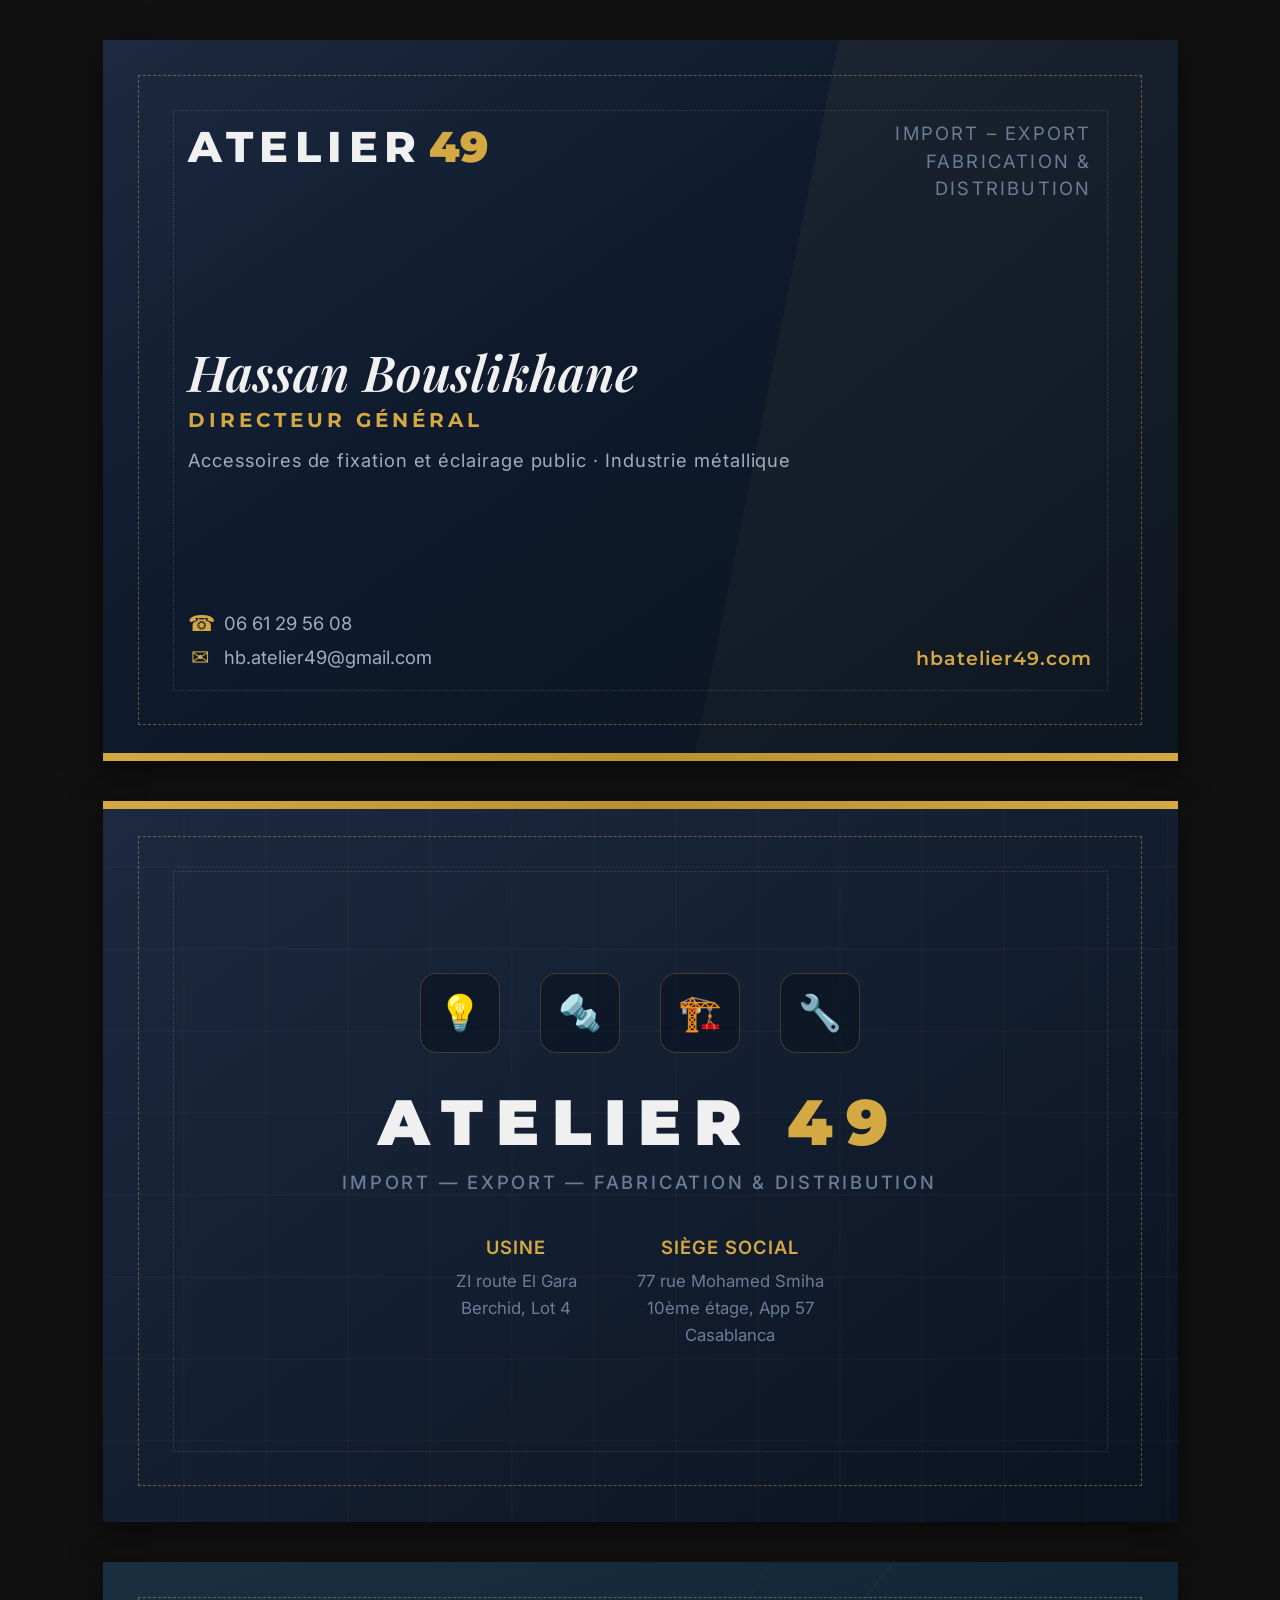
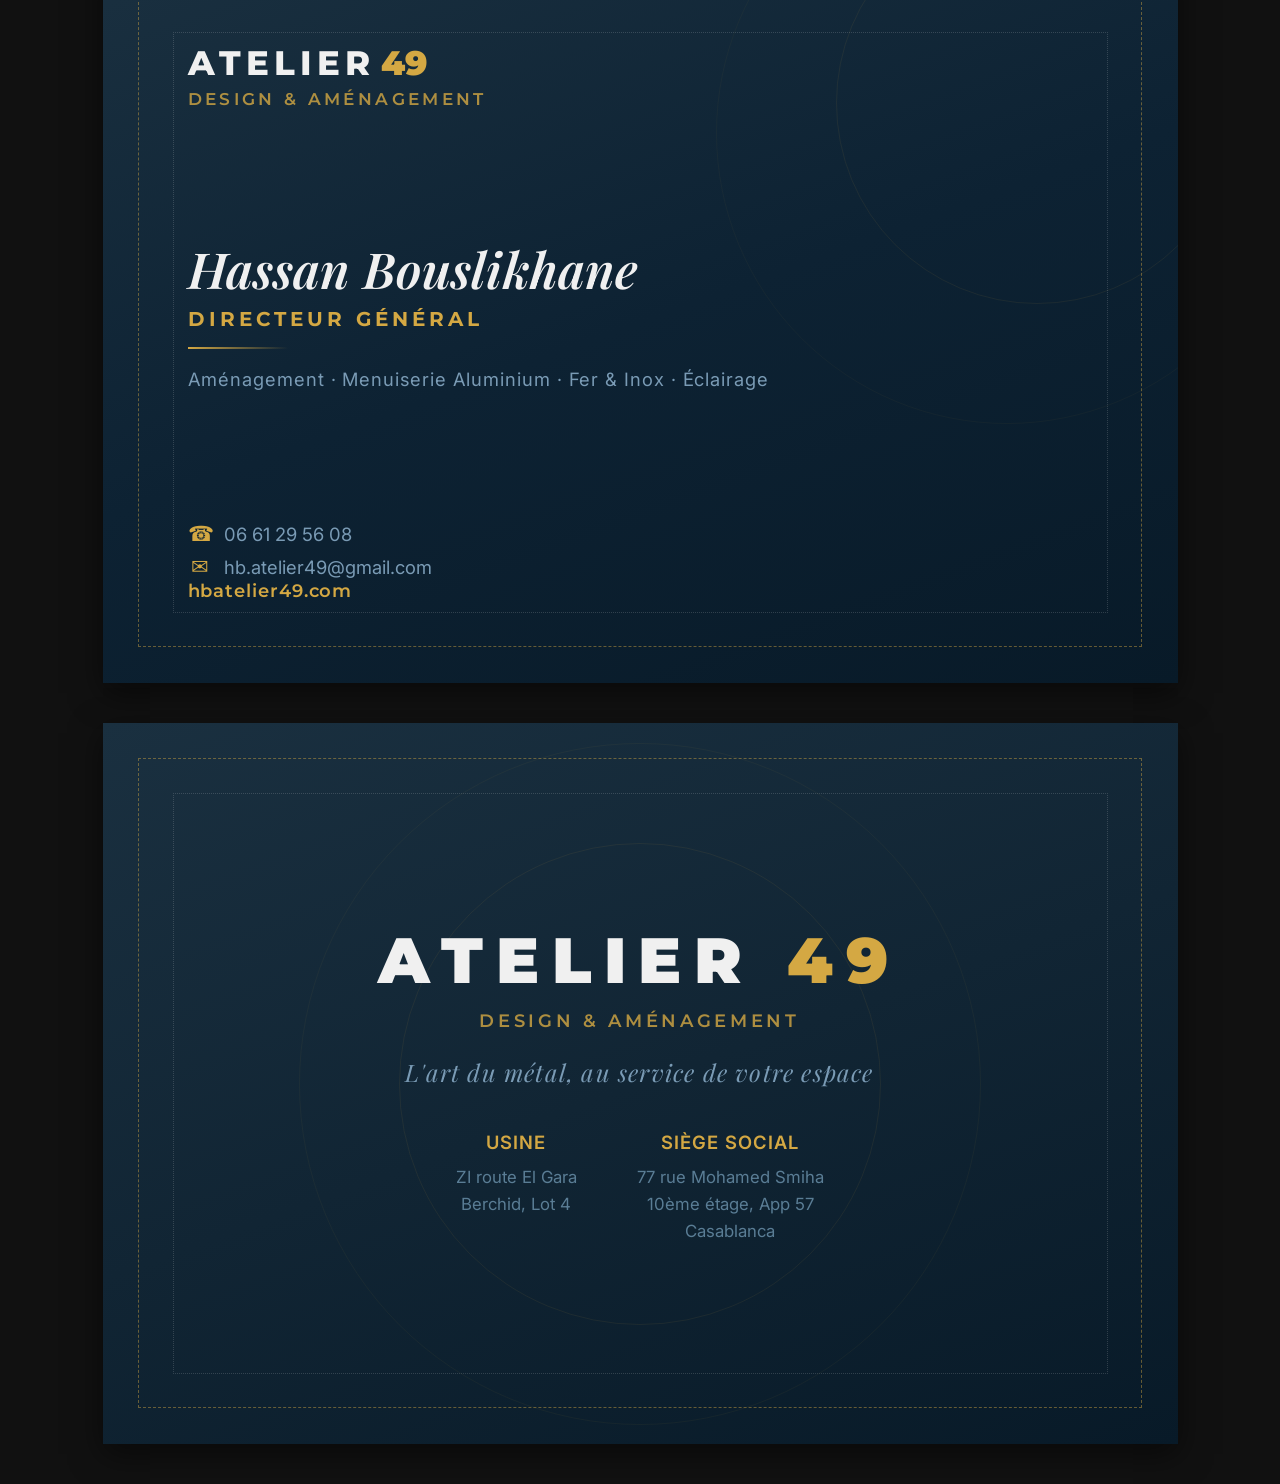
<file: print-template.html>
<!DOCTYPE html>
<html lang="fr">
<head>
    <meta charset="UTF-8">
    <title>Cartes de Visite - HB Atelier 49 - Print Template</title>
    <link rel="preconnect" href="https://fonts.googleapis.com">
    <link rel="preconnect" href="https://fonts.gstatic.com" crossorigin>
    <link href="https://fonts.googleapis.com/css2?family=Montserrat:wght@400;500;600;700;800;900&family=Inter:wght@400;500;600;700&family=Playfair+Display:ital,wght@0,600;0,700;1,600&display=swap" rel="stylesheet">
    <style>
        /* =========================================================================
           PRINT TEMPLATE — Standard 85×55mm with 3mm Bleed on all sides (91×61mm total)
           At 300 DPI: 1075px × 721px
           Safe Zone: 934px × 580px (3mm inset from trim line)
           ========================================================================= */
        
        * {
            margin: 0;
            padding: 0;
            box-sizing: border-box;
            -webkit-print-color-adjust: exact;
            print-color-adjust: exact;
        }

        body {
            font-family: 'Inter', sans-serif;
            background: #111;
            color: #f0f0f0;
            display: flex;
            flex-direction: column;
            align-items: center;
            padding: 40px 0;
            gap: 40px;
        }

        /* Card Page Container */
        .card-container {
            width: 1075px;
            height: 721px;
            position: relative;
            overflow: hidden;
            background: #000;
            flex-shrink: 0;
            box-shadow: 0 10px 30px rgba(0,0,0,0.5);
        }

        /* 3mm Bleed Boundary Indicator (visible only in preview, hidden in print) */
        .bleed-guide {
            position: absolute;
            top: 35px;
            left: 35px;
            width: 1004px;
            height: 650px;
            border: 1px dashed rgba(212, 168, 67, 0.45);
            pointer-events: none;
            z-index: 9999;
        }

        /* Safe Zone Indicator (visible only in preview, hidden in print) */
        .safe-guide {
            position: absolute;
            top: 70px;
            left: 70px;
            width: 935px;
            height: 581px;
            border: 1px dotted rgba(255, 255, 255, 0.15);
            pointer-events: none;
            z-index: 9999;
        }

        /* Main printable content container (offset by bleed width of 35px) */
        .card-inner {
            width: 1004px;
            height: 650px;
            position: absolute;
            top: 35px;
            left: 35px;
            display: flex;
            flex-direction: column;
            justify-content: space-between;
            padding: 45px 50px;
            z-index: 10;
        }

        /* ==================== CARD 1: INDUSTRIAL / IMPORT-EXPORT ==================== */
        .card-industrial {
            background: linear-gradient(145deg, #1c2940 0%, #0f1b2d 40%, #0a1320 100%);
        }

        .card-industrial::before {
            content: '';
            position: absolute;
            top: 0;
            right: 0;
            width: 45%;
            height: 100%;
            background: linear-gradient(135deg, rgba(212,168,67,0.06) 0%, rgba(212,168,67,0.02) 100%);
            clip-path: polygon(30% 0, 100% 0, 100% 100%, 0% 100%);
            z-index: 1;
        }

        /* Bottom gold strip (extends full width including bleed) */
        .card-industrial::after {
            content: '';
            position: absolute;
            bottom: 0;
            left: 0;
            right: 0;
            height: 8px;
            background: linear-gradient(90deg, #d4a843, #b8912e, #d4a843);
            z-index: 2;
        }

        .card-industrial .card-top {
            display: flex;
            align-items: flex-start;
            justify-content: space-between;
        }

        .card-industrial .card-logo {
            display: flex;
            align-items: baseline;
            gap: 6px;
        }

        .card-industrial .card-logo-text {
            font-family: 'Montserrat', sans-serif;
            font-size: 2.7rem;
            font-weight: 800;
            letter-spacing: 0.15em;
            color: #f0f0f0;
        }

        .card-industrial .card-logo-accent {
            font-family: 'Montserrat', sans-serif;
            font-size: 2.7rem;
            font-weight: 900;
            color: #d4a843;
        }

        .card-industrial .card-tagline {
            font-size: 1.15rem;
            color: #6b7d99;
            letter-spacing: 0.12em;
            text-transform: uppercase;
            text-align: right;
            max-width: 320px;
            line-height: 1.5;
        }

        .card-industrial .card-name {
            font-family: 'Playfair Display', serif;
            font-size: 3.1rem;
            font-weight: 600;
            font-style: italic;
            color: #f0f0f0;
            margin-bottom: 4px;
        }

        .card-industrial .card-title {
            font-family: 'Montserrat', sans-serif;
            font-size: 1.25rem;
            font-weight: 700;
            letter-spacing: 0.2em;
            text-transform: uppercase;
            color: #d4a843;
        }

        .card-industrial .card-services {
            margin-top: 14px;
            font-size: 1.15rem;
            color: #a0aec0;
            letter-spacing: 0.05em;
            line-height: 1.6;
        }

        .card-industrial .card-bottom {
            display: flex;
            justify-content: space-between;
            align-items: flex-end;
            margin-bottom: 10px; /* offset from gold strip */
        }

        .card-industrial .card-contact {
            display: flex;
            flex-direction: column;
            gap: 8px;
        }

        .card-industrial .card-contact-item {
            font-size: 1.15rem;
            color: #a0aec0;
            display: flex;
            align-items: center;
            gap: 12px;
        }

        .card-industrial .card-contact-item .icon {
            color: #d4a843;
            font-size: 1.35rem;
            display: inline-block;
            width: 24px;
            text-align: center;
        }

        .card-industrial .card-website {
            font-family: 'Montserrat', sans-serif;
            font-size: 1.2rem;
            font-weight: 600;
            color: #d4a843;
            letter-spacing: 0.05em;
        }

        /* === CARD 1: BACK === */
        .card-industrial-back {
            background: linear-gradient(145deg, #1c2940, #0a1320);
        }

        .card-industrial-back::before {
            content: '';
            position: absolute;
            inset: 0;
            background: 
                repeating-linear-gradient(
                    0deg,
                    transparent,
                    transparent 80px,
                    rgba(212,168,67,0.03) 80px,
                    rgba(212,168,67,0.03) 82px
                ),
                repeating-linear-gradient(
                    90deg,
                    transparent,
                    transparent 80px,
                    rgba(212,168,67,0.03) 80px,
                    rgba(212,168,67,0.03) 82px
                );
            z-index: 1;
        }

        .card-industrial-back::after {
            content: '';
            position: absolute;
            top: 0;
            left: 0;
            right: 0;
            height: 8px;
            background: linear-gradient(90deg, #d4a843, #b8912e, #d4a843);
            z-index: 2;
        }

        .card-industrial-back .back-inner {
            width: 1004px;
            height: 650px;
            position: absolute;
            top: 35px;
            left: 35px;
            display: flex;
            flex-direction: column;
            align-items: center;
            justify-content: center;
            z-index: 10;
            padding: 40px;
        }

        .card-industrial-back .back-icons {
            display: flex;
            gap: 40px;
            margin-bottom: 30px;
        }

        .card-industrial-back .back-icon {
            width: 80px;
            height: 80px;
            border: 1.5px solid rgba(212,168,67,0.25);
            border-radius: 16px;
            display: flex;
            align-items: center;
            justify-content: center;
            font-size: 2.2rem;
            background: rgba(10, 19, 32, 0.6);
        }

        .card-industrial-back .back-logo {
            font-family: 'Montserrat', sans-serif;
            font-size: 4rem;
            font-weight: 900;
            letter-spacing: 0.2em;
            color: #f0f0f0;
        }

        .card-industrial-back .back-logo span {
            color: #d4a843;
        }

        .card-industrial-back .back-sub {
            font-size: 1.15rem;
            color: #6b7d99;
            letter-spacing: 0.15em;
            text-transform: uppercase;
            margin-top: 10px;
            font-weight: 500;
        }

        .card-industrial-back .back-addresses {
            margin-top: 40px;
            display: flex;
            gap: 60px;
            justify-content: center;
        }

        .card-industrial-back .back-address {
            font-size: 1.05rem;
            color: #6b7d99;
            line-height: 1.6;
            text-align: center;
            max-width: 380px;
        }

        .card-industrial-back .back-address strong {
            color: #d4a843;
            font-weight: 600;
            display: block;
            margin-bottom: 6px;
            font-size: 1.15rem;
            letter-spacing: 0.05em;
            text-transform: uppercase;
        }


        /* ==================== CARD 2: AMÉNAGEMENT / DESIGN ==================== */
        .card-design {
            background: linear-gradient(160deg, #1a3040 0%, #0d2233 50%, #081a28 100%);
        }

        .card-design::before {
            content: '';
            position: absolute;
            top: -60px;
            right: -60px;
            width: 400px;
            height: 400px;
            border-radius: 50%;
            border: 1px solid rgba(212,168,67,0.08);
            z-index: 1;
        }

        .card-design::after {
            content: '';
            position: absolute;
            top: -120px;
            right: -120px;
            width: 580px;
            height: 580px;
            border-radius: 50%;
            border: 1px solid rgba(212,168,67,0.04);
            z-index: 1;
        }

        .card-design .card-top {
            display: flex;
            flex-direction: column;
            gap: 6px;
        }

        .card-design .card-logo {
            display: flex;
            align-items: baseline;
            gap: 6px;
        }

        .card-design .card-logo-text {
            font-family: 'Montserrat', sans-serif;
            font-size: 2.1rem;
            font-weight: 800;
            letter-spacing: 0.15em;
            color: #f0f0f0;
        }

        .card-design .card-logo-accent {
            font-family: 'Montserrat', sans-serif;
            font-size: 2.1rem;
            font-weight: 900;
            color: #d4a843;
        }

        .card-design .card-division {
            font-family: 'Montserrat', sans-serif;
            font-size: 1.05rem;
            font-weight: 600;
            letter-spacing: 0.2em;
            text-transform: uppercase;
            color: #d4a843;
            opacity: 0.8;
        }

        .card-design .card-name {
            font-family: 'Playfair Display', serif;
            font-size: 3.1rem;
            font-weight: 600;
            font-style: italic;
            color: #f0f0f0;
            margin-bottom: 6px;
        }

        .card-design .card-title {
            font-family: 'Montserrat', sans-serif;
            font-size: 1.25rem;
            font-weight: 700;
            letter-spacing: 0.2em;
            text-transform: uppercase;
            color: #d4a843;
            margin-bottom: 12px;
        }

        .card-design .card-services {
            font-size: 1.15rem;
            color: #7a9bb5;
            letter-spacing: 0.05em;
            line-height: 1.6;
            max-width: 600px;
        }

        .card-design .card-divider {
            width: 100px;
            height: 2px;
            background: linear-gradient(90deg, #d4a843, transparent);
            margin: 16px 0;
        }

        .card-design .card-contact {
            display: flex;
            flex-direction: column;
            gap: 8px;
        }

        .card-design .card-contact-item {
            font-size: 1.15rem;
            color: #7a9bb5;
            display: flex;
            align-items: center;
            gap: 12px;
        }

        .card-design .card-contact-item .icon {
            color: #d4a843;
            font-size: 1.3rem;
            display: inline-block;
            width: 24px;
            text-align: center;
        }

        .card-design .card-website {
            font-family: 'Montserrat', sans-serif;
            font-size: 1.15rem;
            font-weight: 600;
            color: #d4a843;
            letter-spacing: 0.05em;
        }

        /* === CARD 2: BACK === */
        .card-design-back {
            background: linear-gradient(160deg, #1a3040, #081a28);
        }

        .card-design-back::before {
            content: '';
            position: absolute;
            top: 50%;
            left: 50%;
            transform: translate(-50%, -50%);
            width: 680px;
            height: 680px;
            border-radius: 50%;
            border: 1px solid rgba(212,168,67,0.05);
            z-index: 1;
        }

        .card-design-back::after {
            content: '';
            position: absolute;
            top: 50%;
            left: 50%;
            transform: translate(-50%, -50%);
            width: 480px;
            height: 480px;
            border-radius: 50%;
            border: 1px solid rgba(212,168,67,0.08);
            z-index: 1;
        }

        .card-design-back .back-inner {
            width: 1004px;
            height: 650px;
            position: absolute;
            top: 35px;
            left: 35px;
            display: flex;
            flex-direction: column;
            align-items: center;
            justify-content: center;
            z-index: 10;
            padding: 40px;
        }

        .card-design-back .back-logo {
            font-family: 'Montserrat', sans-serif;
            font-size: 4rem;
            font-weight: 900;
            letter-spacing: 0.2em;
            color: #f0f0f0;
        }

        .card-design-back .back-logo span {
            color: #d4a843;
        }

        .card-design-back .back-division {
            font-family: 'Montserrat', sans-serif;
            font-size: 1.15rem;
            font-weight: 600;
            letter-spacing: 0.2em;
            text-transform: uppercase;
            color: #d4a843;
            margin-top: 10px;
            opacity: 0.8;
        }

        .card-design-back .back-tagline {
            font-family: 'Playfair Display', serif;
            font-style: italic;
            font-size: 1.5rem;
            color: #7a9bb5;
            margin-top: 24px;
            letter-spacing: 0.05em;
        }

        .card-design-back .back-addresses {
            margin-top: 40px;
            display: flex;
            gap: 60px;
            justify-content: center;
        }

        .card-design-back .back-address {
            font-size: 1.05rem;
            color: #5a7d95;
            line-height: 1.6;
            text-align: center;
            max-width: 380px;
        }

        .card-design-back .back-address strong {
            color: #d4a843;
            font-weight: 600;
            display: block;
            margin-bottom: 6px;
            font-size: 1.15rem;
            letter-spacing: 0.05em;
            text-transform: uppercase;
        }

        /* JS routing helper */
        .card-container {
            display: none;
        }
        
        body.show-all .card-container {
            display: block;
        }

        body.show-all {
            background: #111;
        }

        /* Screenshot Mode Overrides */
        body.show-1f, body.show-1b, body.show-2f, body.show-2b {
            padding: 0;
            margin: 0;
            background: transparent;
            display: block;
        }

        /* Print Override */
        @media print {
            body {
                background: white;
                padding: 0;
                margin: 0;
            }
            .card-container {
                box-shadow: none;
                page-break-after: always;
                position: relative;
                top: 0;
                left: 0;
                margin: 0;
                width: 91mm;
                height: 61mm;
            }
            .bleed-guide, .safe-guide {
                display: none; /* Hide guides in printing */
            }
            /* force display in print mode */
            body.show-1f #card-1f { display: block; }
            body.show-1b #card-1b { display: block; }
            body.show-2f #card-2f { display: block; }
            body.show-2b #card-2b { display: block; }
            
            /* scaling for print: translate 1075x721px to 91x61mm */
            .card-container {
                transform: scale(0.3199); /* 343.9px (91mm) / 1075px = 0.3199 */
                transform-origin: top left;
            }
        }
    </style>
</head>
<body class="show-all">

    <!-- Card 1 Front -->
    <div class="card-container card-industrial" id="card-1f">
        <div class="bleed-guide"></div>
        <div class="safe-guide"></div>
        <div class="card-inner">
            <div class="card-top">
                <div class="card-logo">
                    <span class="card-logo-text">ATELIER</span><span class="card-logo-accent">49</span>
                </div>
                <div class="card-tagline">Import – Export<br>Fabrication &<br>Distribution</div>
            </div>
            <div>
                <div class="card-name">Hassan Bouslikhane</div>
                <div class="card-title">Directeur Général</div>
                <div class="card-services">Accessoires de fixation et éclairage public · Industrie métallique</div>
            </div>
            <div class="card-bottom">
                <div class="card-contact">
                    <div class="card-contact-item"><span class="icon">☎</span> 06 61 29 56 08</div>
                    <div class="card-contact-item"><span class="icon">✉</span> hb.atelier49@gmail.com</div>
                </div>
                <div class="card-website">hbatelier49.com</div>
            </div>
        </div>
    </div>

    <!-- Card 1 Back -->
    <div class="card-container card-industrial-back" id="card-1b">
        <div class="bleed-guide"></div>
        <div class="safe-guide"></div>
        <div class="back-inner">
            <div class="back-icons">
                <div class="back-icon">💡</div>
                <div class="back-icon">🔩</div>
                <div class="back-icon">🏗️</div>
                <div class="back-icon">🔧</div>
            </div>
            <div class="back-logo">ATELIER <span>49</span></div>
            <div class="back-sub">Import — Export — Fabrication & Distribution</div>
            <div class="back-addresses">
                <div class="back-address">
                    <strong>Usine</strong>
                    ZI route El Gara<br>Berchid, Lot 4
                </div>
                <div class="back-address">
                    <strong>Siège Social</strong>
                    77 rue Mohamed Smiha<br>10ème étage, App 57<br>Casablanca
                </div>
            </div>
        </div>
    </div>

    <!-- Card 2 Front -->
    <div class="card-container card-design" id="card-2f">
        <div class="bleed-guide"></div>
        <div class="safe-guide"></div>
        <div class="card-inner">
            <div class="card-top">
                <div class="card-logo">
                    <span class="card-logo-text">ATELIER</span><span class="card-logo-accent">49</span>
                </div>
                <div class="card-division">Design & Aménagement</div>
            </div>
            <div>
                <div class="card-name">Hassan Bouslikhane</div>
                <div class="card-title">Directeur Général</div>
                <div class="card-divider"></div>
                <div class="card-services">Aménagement · Menuiserie Aluminium · Fer & Inox · Éclairage</div>
            </div>
            <div class="card-bottom">
                <div class="card-contact">
                    <div class="card-contact-item"><span class="icon">☎</span> 06 61 29 56 08</div>
                    <div class="card-contact-item"><span class="icon">✉</span> hb.atelier49@gmail.com</div>
                </div>
                <div class="card-website">hbatelier49.com</div>
            </div>
        </div>
    </div>

    <!-- Card 2 Back -->
    <div class="card-container card-design-back" id="card-2b">
        <div class="bleed-guide"></div>
        <div class="safe-guide"></div>
        <div class="back-inner">
            <div class="back-logo">ATELIER <span>49</span></div>
            <div class="back-division">Design & Aménagement</div>
            <div class="back-tagline">L'art du métal, au service de votre espace</div>
            <div class="back-addresses">
                <div class="back-address">
                    <strong>Usine</strong>
                    ZI route El Gara<br>Berchid, Lot 4
                </div>
                <div class="back-address">
                    <strong>Siège Social</strong>
                    77 rue Mohamed Smiha<br>10ème étage, App 57<br>Casablanca
                </div>
            </div>
        </div>
    </div>

    <script>
        // Simple routing for headless screenshot targeting
        const hash = window.location.hash;
        if (hash === '#1f') {
            document.body.className = 'show-1f';
            document.getElementById('card-1f').style.display = 'block';
        } else if (hash === '#1b') {
            document.body.className = 'show-1b';
            document.getElementById('card-1b').style.display = 'block';
        } else if (hash === '#2f') {
            document.body.className = 'show-2f';
            document.getElementById('card-2f').style.display = 'block';
        } else if (hash === '#2b') {
            document.body.className = 'show-2b';
            document.getElementById('card-2b').style.display = 'block';
        } else {
            document.body.className = 'show-all';
        }
    </script>
</body>
</html>
</file>
<file: styles.css>
/* ============================================
   HB ATELIER 49 — Design System
   Premium Industrial / Architectural Aesthetic
   ============================================ */

/* --- CSS Custom Properties --- */
:root {
    /* Color Palette — Deep industrial teal/navy with warm gold accents */
    --clr-bg-deep: #050d1a;
    --clr-bg-primary: #0a1628;
    --clr-bg-secondary: #0f1f38;
    --clr-bg-card: #111f36;
    --clr-bg-elevated: #162847;
    
    --clr-accent: #d4a843;
    --clr-accent-light: #e8c76a;
    --clr-accent-glow: rgba(212, 168, 67, 0.25);
    
    --clr-text-primary: #f0f0f0;
    --clr-text-secondary: #a0aec0;
    --clr-text-muted: #6b7d99;
    
    --clr-border: rgba(255, 255, 255, 0.06);
    --clr-border-hover: rgba(212, 168, 67, 0.3);
    
    --clr-glass: rgba(15, 31, 56, 0.65);
    --clr-glass-border: rgba(255, 255, 255, 0.08);
    
    /* Typography */
    --font-heading: 'Montserrat', system-ui, sans-serif;
    --font-body: 'Inter', system-ui, sans-serif;
    
    /* Spacing */
    --space-xs: 0.5rem;
    --space-sm: 1rem;
    --space-md: 1.5rem;
    --space-lg: 2.5rem;
    --space-xl: 4rem;
    --space-2xl: 6rem;
    --space-3xl: 8rem;
    
    /* Border Radius */
    --radius-sm: 6px;
    --radius-md: 12px;
    --radius-lg: 20px;
    --radius-xl: 28px;
    
    /* Transitions */
    --ease-out: cubic-bezier(0.16, 1, 0.3, 1);
    --ease-spring: cubic-bezier(0.34, 1.56, 0.64, 1);
    --duration-fast: 200ms;
    --duration-normal: 400ms;
    --duration-slow: 700ms;
    
    /* Shadows */
    --shadow-sm: 0 2px 8px rgba(0, 0, 0, 0.3);
    --shadow-md: 0 8px 32px rgba(0, 0, 0, 0.4);
    --shadow-lg: 0 16px 64px rgba(0, 0, 0, 0.5);
    --shadow-glow: 0 0 40px var(--clr-accent-glow);
}

/* --- Reset & Base --- */
*, *::before, *::after {
    box-sizing: border-box;
    margin: 0;
    padding: 0;
}

html {
    scroll-behavior: smooth;
    scroll-padding-top: 80px;
}

body {
    font-family: var(--font-body);
    background: var(--clr-bg-deep);
    color: var(--clr-text-primary);
    line-height: 1.7;
    -webkit-font-smoothing: antialiased;
    -moz-osx-font-smoothing: grayscale;
    overflow-x: hidden;
}

img {
    max-width: 100%;
    height: auto;
    display: block;
}

a {
    color: var(--clr-accent);
    text-decoration: none;
    transition: color var(--duration-fast) var(--ease-out);
}

a:hover {
    color: var(--clr-accent-light);
}

ul {
    list-style: none;
}

address {
    font-style: normal;
}

/* --- Utility --- */
.container {
    max-width: 1280px;
    margin: 0 auto;
    padding: 0 var(--space-md);
}

.section {
    padding: var(--space-3xl) 0;
    position: relative;
}

.section-label {
    display: inline-block;
    font-family: var(--font-heading);
    font-size: 0.75rem;
    font-weight: 700;
    letter-spacing: 0.2em;
    text-transform: uppercase;
    color: var(--clr-accent);
    margin-bottom: var(--space-sm);
    position: relative;
    padding-left: 2rem;
}

.section-label::before {
    content: '';
    position: absolute;
    left: 0;
    top: 50%;
    width: 1.2rem;
    height: 2px;
    background: var(--clr-accent);
    transform: translateY(-50%);
}

.section-title {
    font-family: var(--font-heading);
    font-size: clamp(2rem, 4vw, 3.2rem);
    font-weight: 800;
    line-height: 1.15;
    letter-spacing: -0.02em;
    margin-bottom: var(--space-md);
    color: var(--clr-text-primary);
}

.section-header {
    text-align: center;
    max-width: 640px;
    margin: 0 auto var(--space-xl);
}

.section-desc {
    color: var(--clr-text-secondary);
    font-size: 1.05rem;
    max-width: 600px;
    margin: 0 auto;
}

/* --- Buttons --- */
.btn {
    display: inline-flex;
    align-items: center;
    gap: 0.5rem;
    font-family: var(--font-heading);
    font-size: 0.9rem;
    font-weight: 600;
    letter-spacing: 0.05em;
    text-transform: uppercase;
    padding: 0.9rem 2rem;
    border-radius: var(--radius-sm);
    border: none;
    cursor: pointer;
    transition: all var(--duration-normal) var(--ease-out);
    position: relative;
    overflow: hidden;
}

.btn-primary {
    background: linear-gradient(135deg, var(--clr-accent), #b8912e);
    color: var(--clr-bg-deep);
    box-shadow: 0 4px 20px var(--clr-accent-glow);
}

.btn-primary:hover {
    transform: translateY(-2px);
    box-shadow: 0 8px 40px var(--clr-accent-glow);
    color: var(--clr-bg-deep);
}

.btn-outline {
    background: transparent;
    color: var(--clr-text-primary);
    border: 1.5px solid var(--clr-border);
    backdrop-filter: blur(8px);
}

.btn-outline:hover {
    border-color: var(--clr-accent);
    color: var(--clr-accent);
    background: rgba(212, 168, 67, 0.05);
    transform: translateY(-2px);
}

.btn-full {
    width: 100%;
    justify-content: center;
}

/* --- Preloader --- */
.preloader {
    position: fixed;
    inset: 0;
    z-index: 9999;
    background: var(--clr-bg-deep);
    display: flex;
    align-items: center;
    justify-content: center;
    transition: opacity 0.6s ease, visibility 0.6s ease;
}

.preloader.hidden {
    opacity: 0;
    visibility: hidden;
    pointer-events: none;
}

.preloader-inner {
    text-align: center;
}

.preloader-logo {
    font-family: var(--font-heading);
    font-size: 2.5rem;
    font-weight: 900;
    letter-spacing: 0.15em;
    color: var(--clr-text-primary);
    margin-bottom: var(--space-md);
}

.preloader-logo span {
    color: var(--clr-accent);
}

.preloader-bar {
    width: 200px;
    height: 3px;
    background: var(--clr-bg-secondary);
    border-radius: 2px;
    overflow: hidden;
    margin: 0 auto;
}

.preloader-bar-fill {
    width: 0%;
    height: 100%;
    background: linear-gradient(90deg, var(--clr-accent), var(--clr-accent-light));
    border-radius: 2px;
    animation: preloaderFill 1.5s var(--ease-out) forwards;
}

@keyframes preloaderFill {
    to { width: 100%; }
}

/* --- Navigation --- */
.header {
    position: fixed;
    top: 0;
    left: 0;
    right: 0;
    z-index: 1000;
    padding: var(--space-sm) 0;
    transition: all var(--duration-normal) var(--ease-out);
}

.header.scrolled {
    background: var(--clr-glass);
    backdrop-filter: blur(20px) saturate(1.2);
    -webkit-backdrop-filter: blur(20px) saturate(1.2);
    border-bottom: 1px solid var(--clr-glass-border);
    padding: 0.6rem 0;
}

.nav {
    max-width: 1280px;
    margin: 0 auto;
    padding: 0 var(--space-md);
    display: flex;
    align-items: center;
    justify-content: space-between;
}

.nav-logo {
    display: flex;
    align-items: baseline;
    gap: 0.15em;
    text-decoration: none;
}

.logo-text {
    font-family: var(--font-heading);
    font-size: 1.5rem;
    font-weight: 800;
    letter-spacing: 0.15em;
    color: var(--clr-text-primary);
}

.logo-accent {
    font-family: var(--font-heading);
    font-size: 1.5rem;
    font-weight: 900;
    color: var(--clr-accent);
}

.nav-links {
    display: flex;
    align-items: center;
    gap: var(--space-lg);
}

.nav-link {
    font-family: var(--font-heading);
    font-size: 0.8rem;
    font-weight: 600;
    letter-spacing: 0.1em;
    text-transform: uppercase;
    color: var(--clr-text-secondary);
    transition: color var(--duration-fast) var(--ease-out);
    position: relative;
}

.nav-link::after {
    content: '';
    position: absolute;
    bottom: -4px;
    left: 0;
    width: 0;
    height: 2px;
    background: var(--clr-accent);
    transition: width var(--duration-normal) var(--ease-out);
}

.nav-link:hover {
    color: var(--clr-text-primary);
}

.nav-link:hover::after {
    width: 100%;
}

.nav-link--cta {
    color: var(--clr-bg-deep);
    background: linear-gradient(135deg, var(--clr-accent), #b8912e);
    padding: 0.5rem 1.2rem;
    border-radius: var(--radius-sm);
}

.nav-link--cta::after {
    display: none;
}

.nav-link--cta:hover {
    color: var(--clr-bg-deep);
    transform: translateY(-1px);
    box-shadow: 0 4px 16px var(--clr-accent-glow);
}

.nav-toggle {
    display: none;
    flex-direction: column;
    gap: 5px;
    background: none;
    border: none;
    cursor: pointer;
    padding: 4px;
    z-index: 1001;
}

.nav-toggle span {
    width: 24px;
    height: 2px;
    background: var(--clr-text-primary);
    transition: all var(--duration-fast) var(--ease-out);
    border-radius: 2px;
}

.nav-toggle.active span:nth-child(1) { transform: rotate(45deg) translate(5px, 5px); }
.nav-toggle.active span:nth-child(2) { opacity: 0; }
.nav-toggle.active span:nth-child(3) { transform: rotate(-45deg) translate(5px, -5px); }

/* --- Hero --- */
.hero {
    position: relative;
    min-height: 100vh;
    min-height: 100dvh;
    display: flex;
    align-items: center;
    justify-content: center;
    overflow: hidden;
}

.hero-bg {
    position: absolute;
    inset: 0;
}

.hero-bg img {
    width: 100%;
    height: 100%;
    object-fit: cover;
    transform: scale(1.05);
    animation: heroZoom 20s ease-in-out infinite alternate;
}

@keyframes heroZoom {
    from { transform: scale(1.05); }
    to { transform: scale(1.15); }
}

.hero-overlay {
    position: absolute;
    inset: 0;
    background: 
        linear-gradient(135deg, rgba(5, 13, 26, 0.92) 0%, rgba(10, 22, 40, 0.75) 50%, rgba(5, 13, 26, 0.88) 100%),
        linear-gradient(180deg, transparent 60%, var(--clr-bg-deep) 100%);
}

.hero-particles {
    position: absolute;
    inset: 0;
    pointer-events: none;
}

.hero-content {
    position: relative;
    z-index: 2;
    text-align: center;
    padding: var(--space-3xl) var(--space-md);
    max-width: 900px;
}

.hero-badge {
    display: inline-block;
    font-family: var(--font-heading);
    font-size: 0.7rem;
    font-weight: 600;
    letter-spacing: 0.25em;
    text-transform: uppercase;
    color: var(--clr-accent);
    border: 1px solid var(--clr-accent-glow);
    padding: 0.5rem 1.5rem;
    border-radius: 50px;
    margin-bottom: var(--space-lg);
    background: rgba(212, 168, 67, 0.06);
    backdrop-filter: blur(10px);
}

.hero-title {
    font-family: var(--font-heading);
    margin-bottom: var(--space-md);
}

.hero-title-line {
    display: block;
    font-size: clamp(3rem, 8vw, 6rem);
    font-weight: 900;
    letter-spacing: 0.15em;
    line-height: 1;
    color: var(--clr-text-primary);
}

.hero-title-accent {
    font-size: clamp(4rem, 12vw, 10rem);
    color: transparent;
    -webkit-text-stroke: 2px var(--clr-accent);
    background: linear-gradient(180deg, var(--clr-accent) 0%, #b8912e 100%);
    -webkit-background-clip: text;
    background-clip: text;
    line-height: 0.9;
    margin-top: -0.1em;
}

.hero-subtitle {
    font-size: clamp(0.85rem, 1.5vw, 1.05rem);
    color: var(--clr-text-secondary);
    margin-bottom: var(--space-lg);
    line-height: 1.8;
    letter-spacing: 0.02em;
}

.hero-cta {
    display: flex;
    gap: var(--space-sm);
    justify-content: center;
    flex-wrap: wrap;
    margin-bottom: var(--space-xl);
}

.hero-stats {
    display: flex;
    align-items: center;
    justify-content: center;
    gap: var(--space-lg);
    flex-wrap: wrap;
}

.stat {
    text-align: center;
}

.stat-number {
    font-family: var(--font-heading);
    font-size: 2.5rem;
    font-weight: 800;
    color: var(--clr-accent);
    line-height: 1;
}

.stat-suffix {
    font-family: var(--font-heading);
    font-size: 1.5rem;
    font-weight: 700;
    color: var(--clr-accent);
}

.stat-label {
    display: block;
    font-size: 0.75rem;
    color: var(--clr-text-muted);
    text-transform: uppercase;
    letter-spacing: 0.1em;
    margin-top: 0.3rem;
}

.stat-divider {
    width: 1px;
    height: 40px;
    background: var(--clr-border);
}

.hero-scroll {
    position: absolute;
    bottom: 2rem;
    left: 50%;
    transform: translateX(-50%);
    z-index: 3;
}

.hero-scroll-line {
    width: 1px;
    height: 50px;
    background: var(--clr-accent);
    opacity: 0.5;
    animation: scrollPulse 2s ease-in-out infinite;
    position: relative;
}

.hero-scroll-line::before {
    content: '';
    position: absolute;
    bottom: 0;
    left: 50%;
    transform: translateX(-50%);
    width: 6px;
    height: 6px;
    border-radius: 50%;
    background: var(--clr-accent);
    animation: scrollDot 2s ease-in-out infinite;
}

@keyframes scrollPulse {
    0%, 100% { opacity: 0.3; }
    50% { opacity: 0.8; }
}

@keyframes scrollDot {
    0% { bottom: 100%; }
    100% { bottom: 0; }
}

/* --- About Section --- */
.about {
    background: var(--clr-bg-primary);
}

.about-grid {
    display: grid;
    grid-template-columns: 1fr 1fr;
    gap: var(--space-xl);
    align-items: center;
}

.about-text {
    color: var(--clr-text-secondary);
    margin-bottom: var(--space-sm);
    font-size: 1rem;
}

.about-text strong {
    color: var(--clr-accent);
}

.about-text em {
    color: var(--clr-text-primary);
    font-style: normal;
}

.about-features {
    margin-top: var(--space-lg);
    display: flex;
    flex-direction: column;
    gap: var(--space-md);
}

.about-feature {
    display: flex;
    gap: var(--space-sm);
    align-items: flex-start;
}

.about-feature-icon {
    flex-shrink: 0;
    width: 44px;
    height: 44px;
    border-radius: var(--radius-md);
    background: linear-gradient(135deg, rgba(212, 168, 67, 0.15), rgba(212, 168, 67, 0.05));
    border: 1px solid var(--clr-accent-glow);
    display: flex;
    align-items: center;
    justify-content: center;
    color: var(--clr-accent);
}

.about-feature-icon svg {
    width: 20px;
    height: 20px;
}

.about-feature h3 {
    font-family: var(--font-heading);
    font-size: 0.95rem;
    font-weight: 700;
    color: var(--clr-text-primary);
    margin-bottom: 0.15rem;
}

.about-feature p {
    font-size: 0.85rem;
    color: var(--clr-text-muted);
}

.about-visual {
    position: relative;
}

.about-image-stack {
    position: relative;
}

.about-image-stack img {
    border-radius: var(--radius-lg);
    box-shadow: var(--shadow-lg);
}

.about-image-accent {
    position: absolute;
    top: -20px;
    right: -20px;
    width: 120px;
    height: 120px;
    border: 2px solid var(--clr-accent-glow);
    border-radius: var(--radius-lg);
    z-index: -1;
}

/* --- Services Section --- */
.services {
    background: var(--clr-bg-deep);
}

.services-grid {
    display: grid;
    grid-template-columns: repeat(3, 1fr);
    gap: var(--space-md);
}

.service-card {
    background: var(--clr-bg-card);
    border-radius: var(--radius-lg);
    overflow: hidden;
    border: 1px solid var(--clr-border);
    transition: all var(--duration-normal) var(--ease-out);
    cursor: default;
}

.service-card:hover {
    transform: translateY(-6px);
    border-color: var(--clr-border-hover);
    box-shadow: var(--shadow-md), 0 0 40px rgba(212, 168, 67, 0.08);
}

.service-card-image {
    height: 200px;
    overflow: hidden;
}

.service-card-image img {
    width: 100%;
    height: 100%;
    object-fit: cover;
    transition: transform var(--duration-slow) var(--ease-out);
}

.service-card:hover .service-card-image img {
    transform: scale(1.08);
}

.service-card-content {
    padding: var(--space-md);
}

.service-card-icon {
    width: 48px;
    height: 48px;
    border-radius: var(--radius-md);
    background: linear-gradient(135deg, rgba(212, 168, 67, 0.12), rgba(212, 168, 67, 0.04));
    border: 1px solid var(--clr-accent-glow);
    display: flex;
    align-items: center;
    justify-content: center;
    color: var(--clr-accent);
    margin-bottom: var(--space-sm);
}

.service-card-icon svg {
    width: 22px;
    height: 22px;
}

.service-card h3 {
    font-family: var(--font-heading);
    font-size: 1.15rem;
    font-weight: 700;
    margin-bottom: 0.5rem;
    color: var(--clr-text-primary);
}

.service-card p {
    font-size: 0.88rem;
    color: var(--clr-text-secondary);
    line-height: 1.6;
}

/* --- Products Section --- */
.products {
    background: var(--clr-bg-primary);
}

.products-showcase {
    max-width: 1280px;
    margin: 0 auto;
    padding: 0 var(--space-md);
}

.products-categories {
    display: grid;
    grid-template-columns: repeat(4, 1fr);
    gap: var(--space-md);
}

.product-category {
    background: var(--clr-bg-card);
    border-radius: var(--radius-lg);
    padding: var(--space-lg);
    border: 1px solid var(--clr-border);
    transition: all var(--duration-normal) var(--ease-out);
}

.product-category:hover {
    border-color: var(--clr-border-hover);
    transform: translateY(-4px);
}

.product-category-icon {
    font-size: 2rem;
    margin-bottom: var(--space-sm);
}

.product-category h3 {
    font-family: var(--font-heading);
    font-size: 1rem;
    font-weight: 700;
    margin-bottom: var(--space-sm);
    color: var(--clr-accent);
}

.product-category ul {
    display: flex;
    flex-direction: column;
    gap: 0.4rem;
}

.product-category li {
    font-size: 0.82rem;
    color: var(--clr-text-secondary);
    padding-left: 1rem;
    position: relative;
}

.product-category li::before {
    content: '·';
    position: absolute;
    left: 0;
    color: var(--clr-accent);
    font-weight: 700;
}

.products-cta {
    margin-top: var(--space-xl);
    display: flex;
    align-items: center;
    justify-content: space-between;
    background: var(--clr-bg-card);
    border: 1px solid var(--clr-border);
    border-radius: var(--radius-lg);
    padding: var(--space-lg);
    gap: var(--space-md);
}

.products-cta h3 {
    font-family: var(--font-heading);
    font-size: 1.3rem;
    font-weight: 700;
    margin-bottom: 0.3rem;
}

.products-cta p {
    color: var(--clr-text-secondary);
    font-size: 0.9rem;
}

/* --- Projects / Gallery --- */
.projects-section {
    background: var(--clr-bg-deep);
}

.projects-grid {
    display: grid;
    grid-template-columns: repeat(3, 1fr);
    gap: var(--space-md);
    grid-auto-rows: 320px;
}

.project-card {
    position: relative;
    overflow: hidden;
    border-radius: var(--radius-lg);
    cursor: default;
}

.project-card--large {
    grid-column: span 2;
}

.project-card img {
    width: 100%;
    height: 100%;
    object-fit: cover;
    transition: transform var(--duration-slow) var(--ease-out);
}

.project-card:hover img {
    transform: scale(1.08);
}

.project-card-overlay {
    position: absolute;
    inset: 0;
    background: linear-gradient(180deg, transparent 30%, rgba(5, 13, 26, 0.95) 100%);
    display: flex;
    flex-direction: column;
    justify-content: flex-end;
    padding: var(--space-md);
    transition: background var(--duration-normal) var(--ease-out);
}

.project-card:hover .project-card-overlay {
    background: linear-gradient(180deg, transparent 10%, rgba(5, 13, 26, 0.97) 100%);
}

.project-card-tag {
    display: inline-block;
    font-family: var(--font-heading);
    font-size: 0.65rem;
    font-weight: 700;
    letter-spacing: 0.15em;
    text-transform: uppercase;
    color: var(--clr-accent);
    margin-bottom: 0.4rem;
}

.project-card h3 {
    font-family: var(--font-heading);
    font-size: 1.2rem;
    font-weight: 700;
    color: var(--clr-text-primary);
    margin-bottom: 0.3rem;
}

.project-card p {
    font-size: 0.82rem;
    color: var(--clr-text-secondary);
}

/* --- Why Us Section --- */
.why-us {
    background: var(--clr-bg-primary);
}

.why-us-grid {
    display: grid;
    grid-template-columns: 1fr 1fr;
    gap: var(--space-xl);
    align-items: start;
}

.why-us-content .section-desc {
    text-align: left;
}

.why-us-cards {
    display: grid;
    grid-template-columns: 1fr 1fr;
    gap: var(--space-md);
}

.why-card {
    background: var(--clr-bg-card);
    border: 1px solid var(--clr-border);
    border-radius: var(--radius-lg);
    padding: var(--space-md);
    transition: all var(--duration-normal) var(--ease-out);
}

.why-card:hover {
    border-color: var(--clr-border-hover);
    transform: translateY(-4px);
}

.why-card-number {
    font-family: var(--font-heading);
    font-size: 2rem;
    font-weight: 800;
    color: var(--clr-accent);
    opacity: 0.3;
    line-height: 1;
    margin-bottom: var(--space-xs);
    display: block;
}

.why-card h3 {
    font-family: var(--font-heading);
    font-size: 1rem;
    font-weight: 700;
    margin-bottom: 0.4rem;
    color: var(--clr-text-primary);
}

.why-card p {
    font-size: 0.85rem;
    color: var(--clr-text-secondary);
}

/* --- Contact Section --- */
.contact {
    background: var(--clr-bg-deep);
}

.contact-grid {
    display: grid;
    grid-template-columns: 1fr 1fr;
    gap: var(--space-xl);
}

.contact-info {
    display: flex;
    flex-direction: column;
    gap: var(--space-md);
}

.contact-card {
    display: flex;
    align-items: flex-start;
    gap: var(--space-sm);
    padding: var(--space-md);
    background: var(--clr-bg-card);
    border: 1px solid var(--clr-border);
    border-radius: var(--radius-md);
    transition: border-color var(--duration-fast) var(--ease-out);
}

.contact-card:hover {
    border-color: var(--clr-border-hover);
}

.contact-card-icon {
    flex-shrink: 0;
    width: 40px;
    height: 40px;
    border-radius: var(--radius-sm);
    background: linear-gradient(135deg, rgba(212, 168, 67, 0.12), rgba(212, 168, 67, 0.04));
    display: flex;
    align-items: center;
    justify-content: center;
    color: var(--clr-accent);
}

.contact-card-icon svg {
    width: 18px;
    height: 18px;
}

.contact-card h3 {
    font-family: var(--font-heading);
    font-size: 0.8rem;
    font-weight: 700;
    text-transform: uppercase;
    letter-spacing: 0.1em;
    color: var(--clr-text-muted);
    margin-bottom: 0.2rem;
}

.contact-card a,
.contact-card address {
    font-size: 0.9rem;
    color: var(--clr-text-primary);
}

.contact-socials {
    display: flex;
    gap: var(--space-sm);
    padding-top: var(--space-sm);
}

.social-link {
    width: 44px;
    height: 44px;
    border-radius: var(--radius-sm);
    border: 1px solid var(--clr-border);
    display: flex;
    align-items: center;
    justify-content: center;
    color: var(--clr-text-secondary);
    transition: all var(--duration-fast) var(--ease-out);
}

.social-link svg {
    width: 20px;
    height: 20px;
}

.social-link:hover {
    border-color: var(--clr-accent);
    color: var(--clr-accent);
    background: rgba(212, 168, 67, 0.05);
    transform: translateY(-2px);
}

/* --- Contact Form --- */
.contact-form {
    background: var(--clr-bg-card);
    border: 1px solid var(--clr-border);
    border-radius: var(--radius-lg);
    padding: var(--space-lg);
}

.form-row {
    display: grid;
    grid-template-columns: 1fr 1fr;
    gap: var(--space-md);
}

.form-group {
    margin-bottom: var(--space-md);
}

.form-group label {
    display: block;
    font-family: var(--font-heading);
    font-size: 0.75rem;
    font-weight: 600;
    letter-spacing: 0.08em;
    text-transform: uppercase;
    color: var(--clr-text-muted);
    margin-bottom: 0.4rem;
}

.form-group input,
.form-group select,
.form-group textarea {
    width: 100%;
    padding: 0.85rem 1rem;
    border: 1px solid var(--clr-border);
    border-radius: var(--radius-sm);
    background: var(--clr-bg-secondary);
    color: var(--clr-text-primary);
    font-family: var(--font-body);
    font-size: 0.9rem;
    transition: all var(--duration-fast) var(--ease-out);
    outline: none;
}

.form-group input::placeholder,
.form-group textarea::placeholder {
    color: var(--clr-text-muted);
}

.form-group input:focus,
.form-group select:focus,
.form-group textarea:focus {
    border-color: var(--clr-accent);
    box-shadow: 0 0 0 3px var(--clr-accent-glow);
}

.form-group select {
    appearance: none;
    background-image: url("data:image/svg+xml,%3Csvg xmlns='http://www.w3.org/2000/svg' width='12' height='12' viewBox='0 0 12 12'%3E%3Cpath fill='%236b7d99' d='M6 8L1 3h10z'/%3E%3C/svg%3E");
    background-repeat: no-repeat;
    background-position: right 1rem center;
    cursor: pointer;
}

.form-group textarea {
    resize: vertical;
    min-height: 100px;
}

/* --- Footer --- */
.footer {
    background: var(--clr-bg-secondary);
    border-top: 1px solid var(--clr-border);
    padding: var(--space-xl) 0 var(--space-lg);
}

.footer-grid {
    display: grid;
    grid-template-columns: 1.5fr 1fr 1fr 1fr;
    gap: var(--space-xl);
    margin-bottom: var(--space-xl);
}

.footer-logo {
    display: flex;
    align-items: baseline;
    gap: 0.15em;
    margin-bottom: var(--space-sm);
}

.footer-brand p {
    color: var(--clr-text-secondary);
    font-size: 0.88rem;
    line-height: 1.6;
}

.footer-director {
    margin-top: var(--space-sm);
    color: var(--clr-text-muted) !important;
    font-size: 0.82rem !important;
}

.footer-links-col h4 {
    font-family: var(--font-heading);
    font-size: 0.8rem;
    font-weight: 700;
    letter-spacing: 0.1em;
    text-transform: uppercase;
    color: var(--clr-text-primary);
    margin-bottom: var(--space-sm);
}

.footer-links-col li {
    margin-bottom: 0.4rem;
}

.footer-links-col a {
    font-size: 0.85rem;
    color: var(--clr-text-secondary);
    transition: color var(--duration-fast) var(--ease-out);
}

.footer-links-col a:hover {
    color: var(--clr-accent);
}

.footer-bottom {
    border-top: 1px solid var(--clr-border);
    padding-top: var(--space-md);
    text-align: center;
}

.footer-bottom p {
    font-size: 0.8rem;
    color: var(--clr-text-muted);
}

.footer-tagline {
    margin-top: 0.3rem;
    font-size: 0.72rem !important;
    letter-spacing: 0.05em;
}

/* --- WhatsApp Float --- */
.whatsapp-float {
    position: fixed;
    bottom: 1.5rem;
    right: 1.5rem;
    z-index: 900;
    width: 60px;
    height: 60px;
    background: #25d366;
    border-radius: 50%;
    display: flex;
    align-items: center;
    justify-content: center;
    color: white;
    box-shadow: 0 4px 20px rgba(37, 211, 102, 0.4);
    transition: all var(--duration-fast) var(--ease-out);
    animation: whatsappPulse 2s ease-in-out infinite;
}

.whatsapp-float:hover {
    transform: scale(1.1);
    box-shadow: 0 6px 30px rgba(37, 211, 102, 0.6);
    color: white;
}

@keyframes whatsappPulse {
    0%, 100% { box-shadow: 0 4px 20px rgba(37, 211, 102, 0.4); }
    50% { box-shadow: 0 4px 30px rgba(37, 211, 102, 0.6); }
}

/* --- Scroll Reveal Animations --- */
.reveal-up,
.reveal-left,
.reveal-right {
    opacity: 0;
    transition: opacity var(--duration-slow) var(--ease-out), transform var(--duration-slow) var(--ease-out);
    transition-delay: var(--delay, 0s);
}

.reveal-up {
    transform: translateY(40px);
}

.reveal-left {
    transform: translateX(-40px);
}

.reveal-right {
    transform: translateX(40px);
}

.reveal-up.visible,
.reveal-left.visible,
.reveal-right.visible {
    opacity: 1;
    transform: translate(0);
}

/* --- Responsive --- */
@media (max-width: 1024px) {
    .services-grid {
        grid-template-columns: repeat(2, 1fr);
    }
    
    .products-categories {
        grid-template-columns: repeat(2, 1fr);
    }
    
    .projects-grid {
        grid-template-columns: repeat(2, 1fr);
        grid-auto-rows: 260px;
    }
    
    .project-card--large {
        grid-column: span 2;
    }
    
    .footer-grid {
        grid-template-columns: 1fr 1fr;
        gap: var(--space-lg);
    }
}

@media (max-width: 768px) {
    .nav-links {
        position: fixed;
        inset: 0;
        background: var(--clr-bg-deep);
        flex-direction: column;
        justify-content: center;
        gap: var(--space-lg);
        transform: translateX(100%);
        transition: transform var(--duration-normal) var(--ease-out);
        z-index: 999;
    }
    
    .nav-links.active {
        transform: translateX(0);
    }
    
    .nav-toggle {
        display: flex;
    }
    
    .nav-link {
        font-size: 1rem;
    }
    
    .about-grid {
        grid-template-columns: 1fr;
        gap: var(--space-lg);
    }
    
    .about-visual {
        order: -1;
    }
    
    .services-grid {
        grid-template-columns: 1fr;
    }
    
    .products-categories {
        grid-template-columns: 1fr;
    }
    
    .projects-grid {
        grid-template-columns: 1fr;
        grid-auto-rows: 240px;
    }
    
    .project-card--large {
        grid-column: span 1;
    }
    
    .why-us-grid {
        grid-template-columns: 1fr;
    }
    
    .why-us-cards {
        grid-template-columns: 1fr;
    }
    
    .contact-grid {
        grid-template-columns: 1fr;
    }
    
    .form-row {
        grid-template-columns: 1fr;
    }
    
    .products-cta {
        flex-direction: column;
        text-align: center;
    }
    
    .hero-stats {
        gap: var(--space-md);
    }
    
    .stat-divider {
        display: none;
    }
    
    .footer-grid {
        grid-template-columns: 1fr;
    }
    
    .section {
        padding: var(--space-2xl) 0;
    }
}

@media (max-width: 480px) {
    .hero-title-line {
        letter-spacing: 0.08em;
    }
    
    .hero-badge {
        font-size: 0.6rem;
        padding: 0.4rem 1rem;
    }
    
    .hero-stats {
        flex-direction: column;
        gap: var(--space-sm);
    }
}

/* --- Selection --- */
::selection {
    background: var(--clr-accent);
    color: var(--clr-bg-deep);
}

/* --- Scrollbar --- */
::-webkit-scrollbar {
    width: 8px;
}

::-webkit-scrollbar-track {
    background: var(--clr-bg-deep);
}

::-webkit-scrollbar-thumb {
    background: var(--clr-bg-elevated);
    border-radius: 4px;
}

::-webkit-scrollbar-thumb:hover {
    background: var(--clr-accent);
}
</file>
